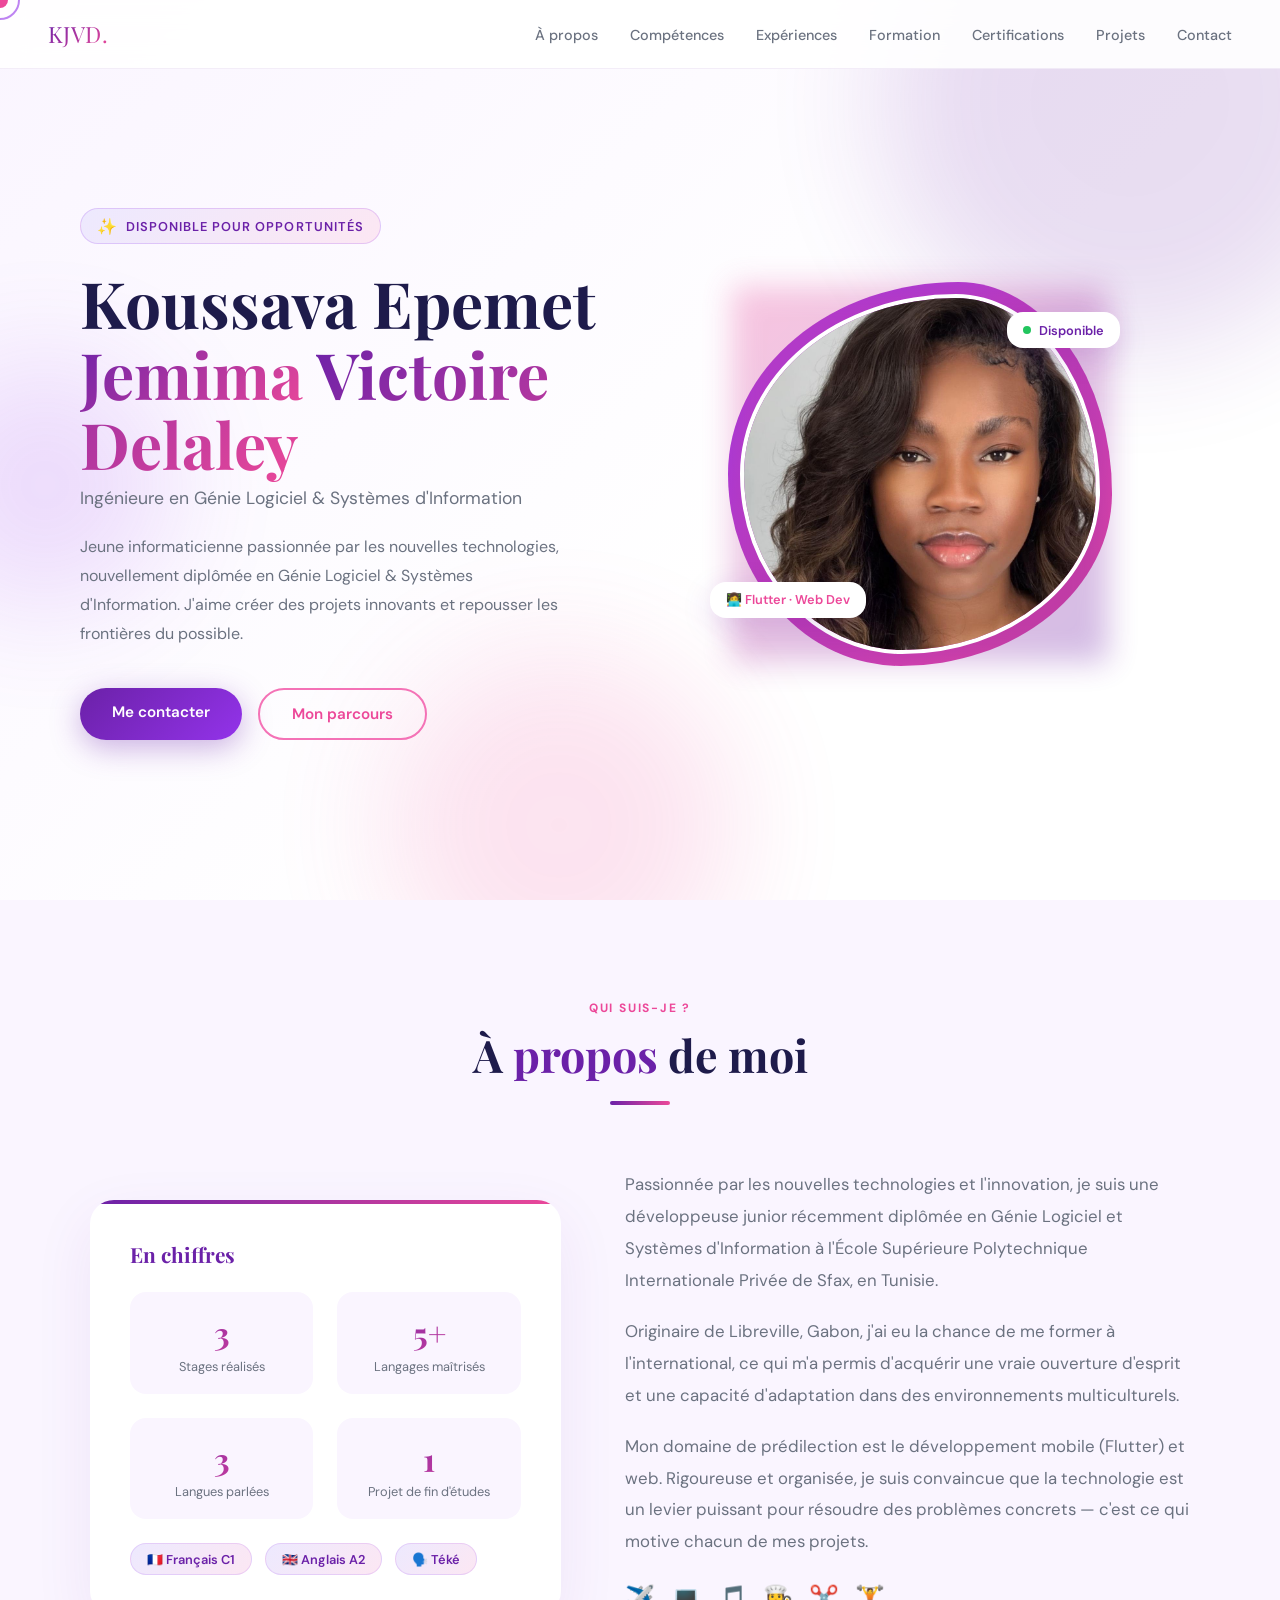
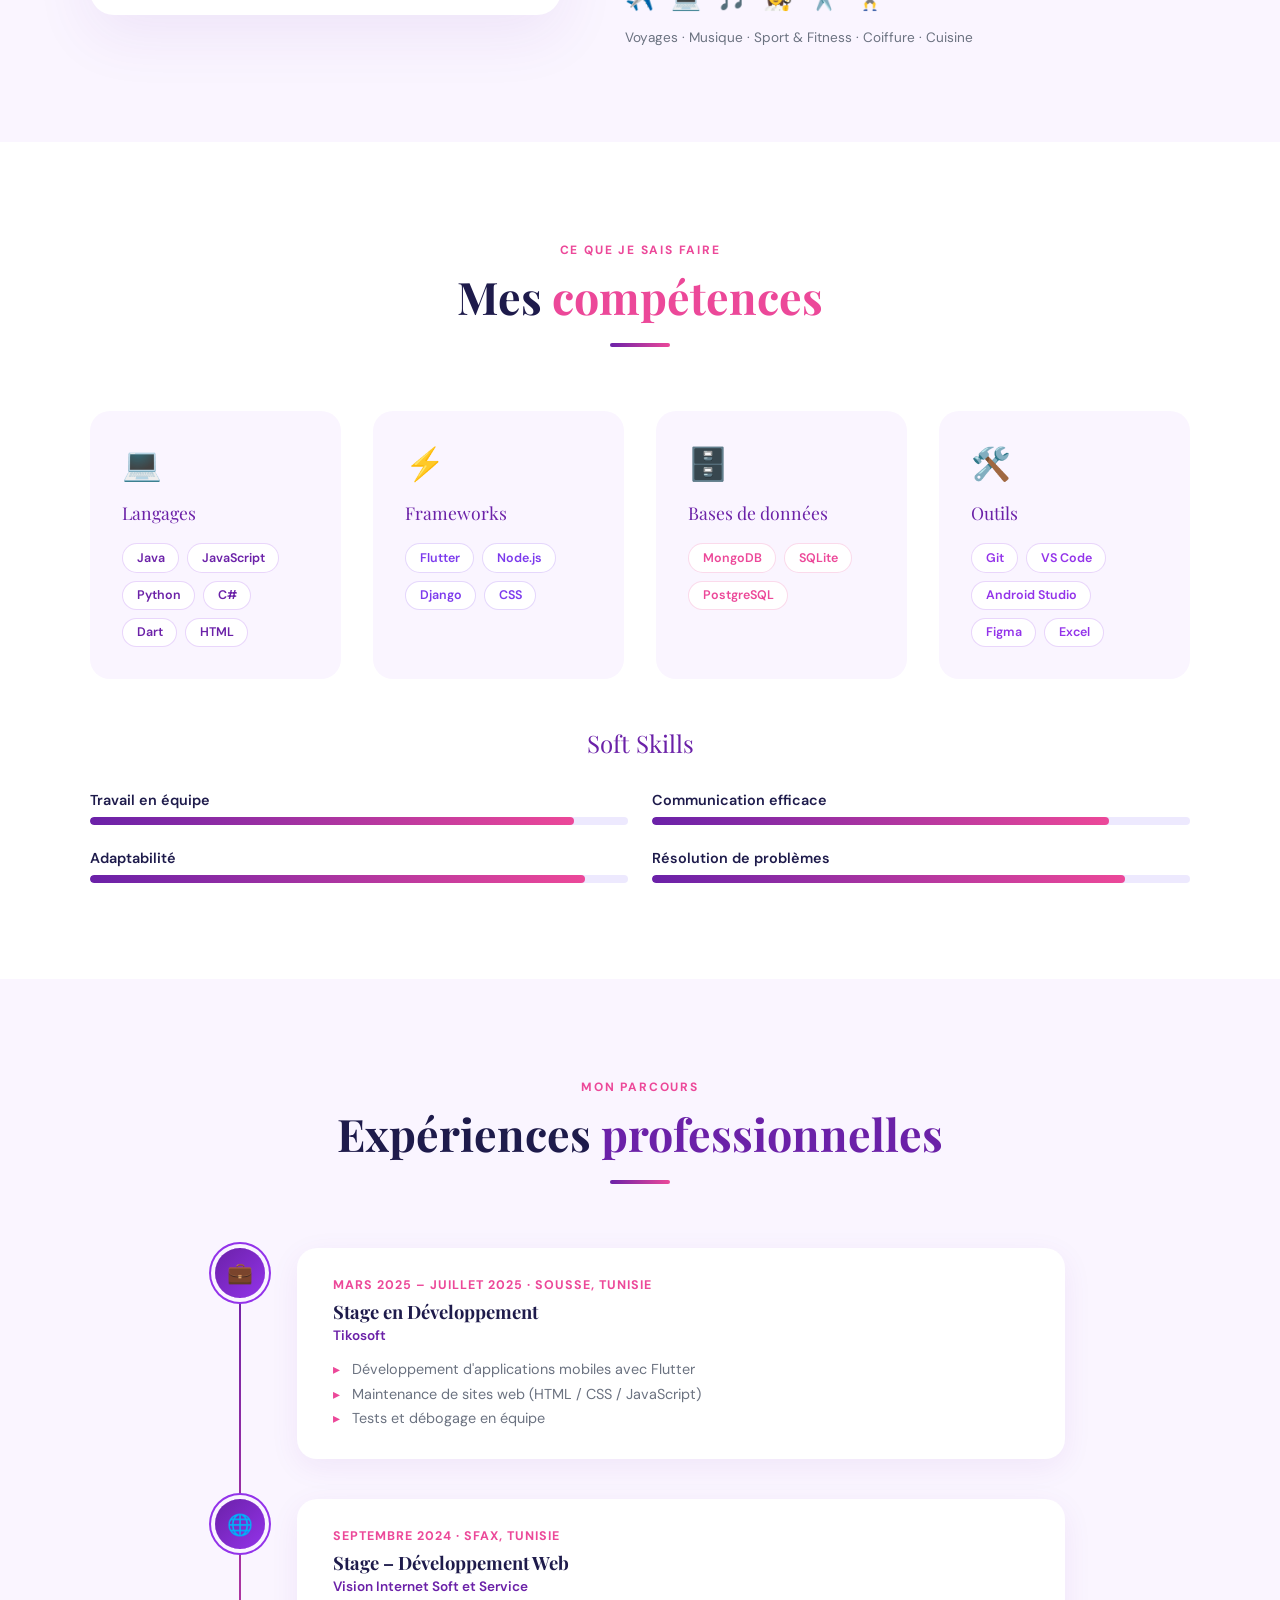
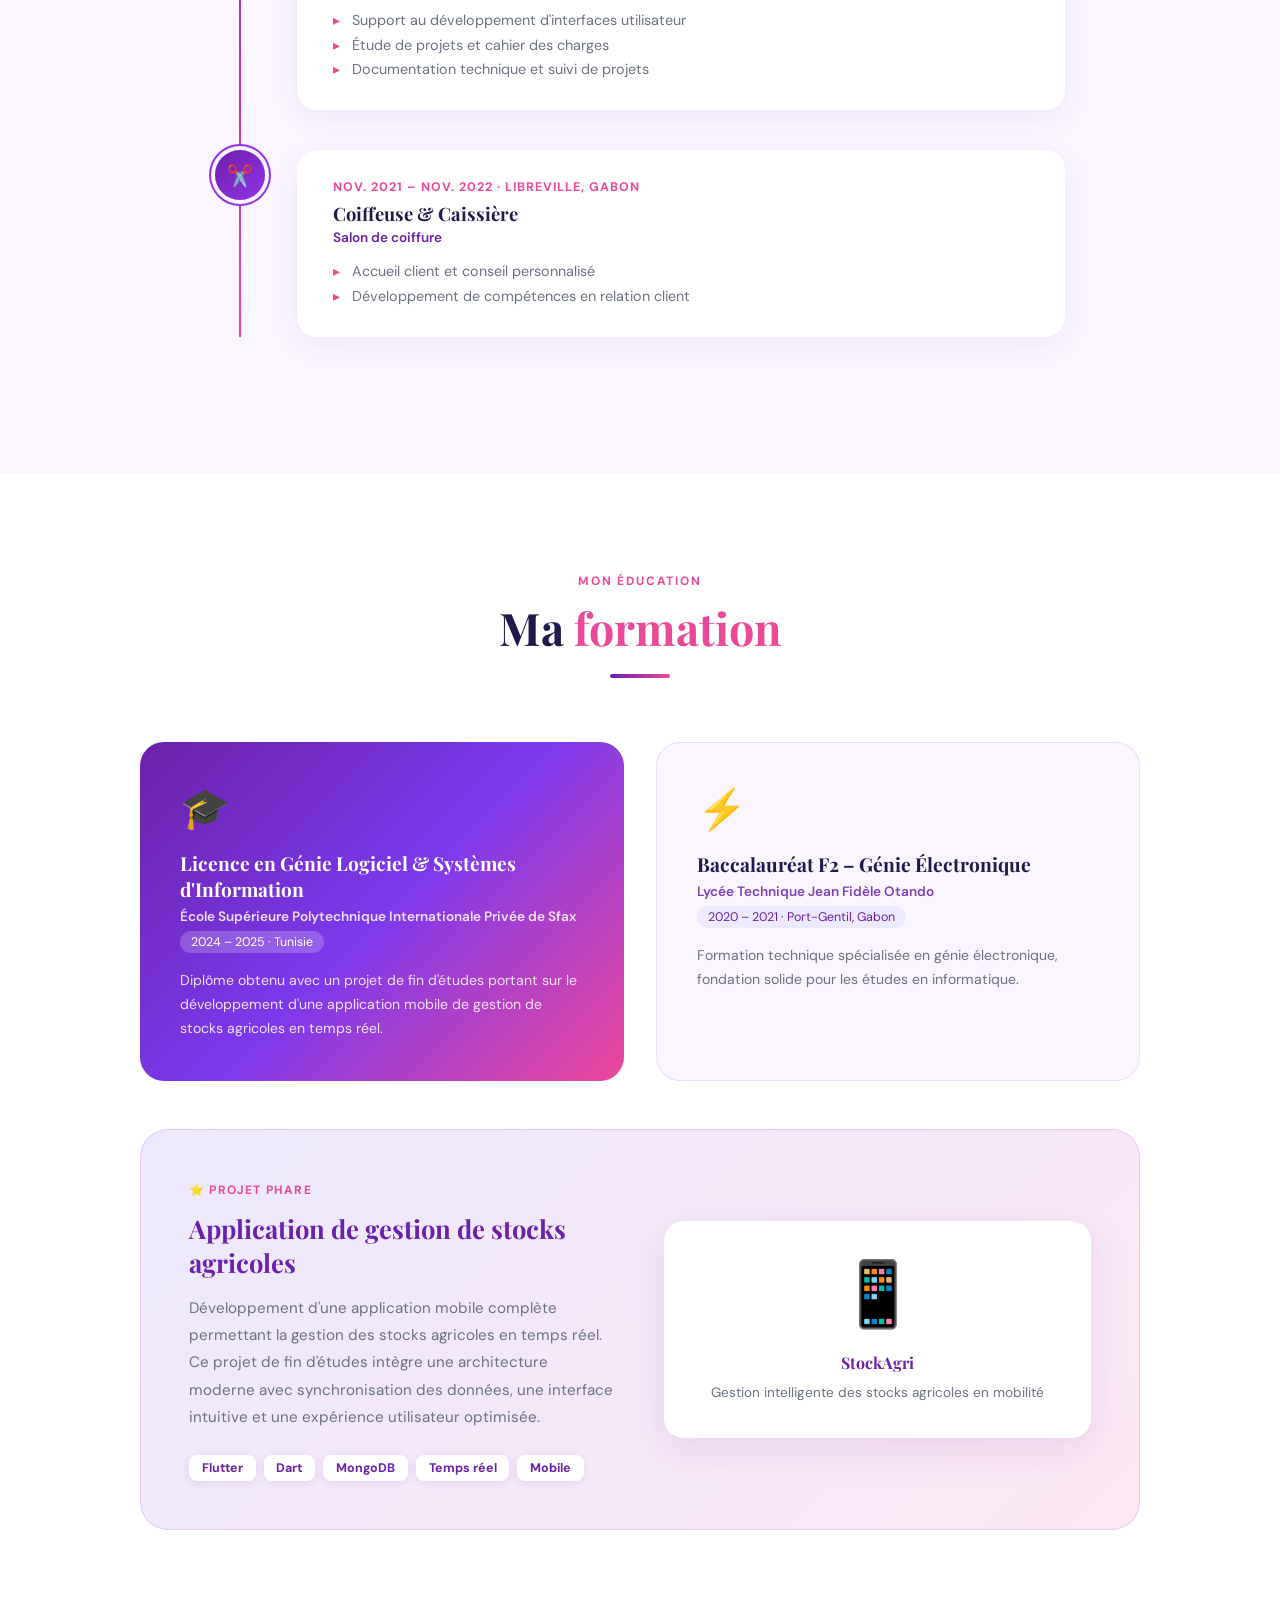
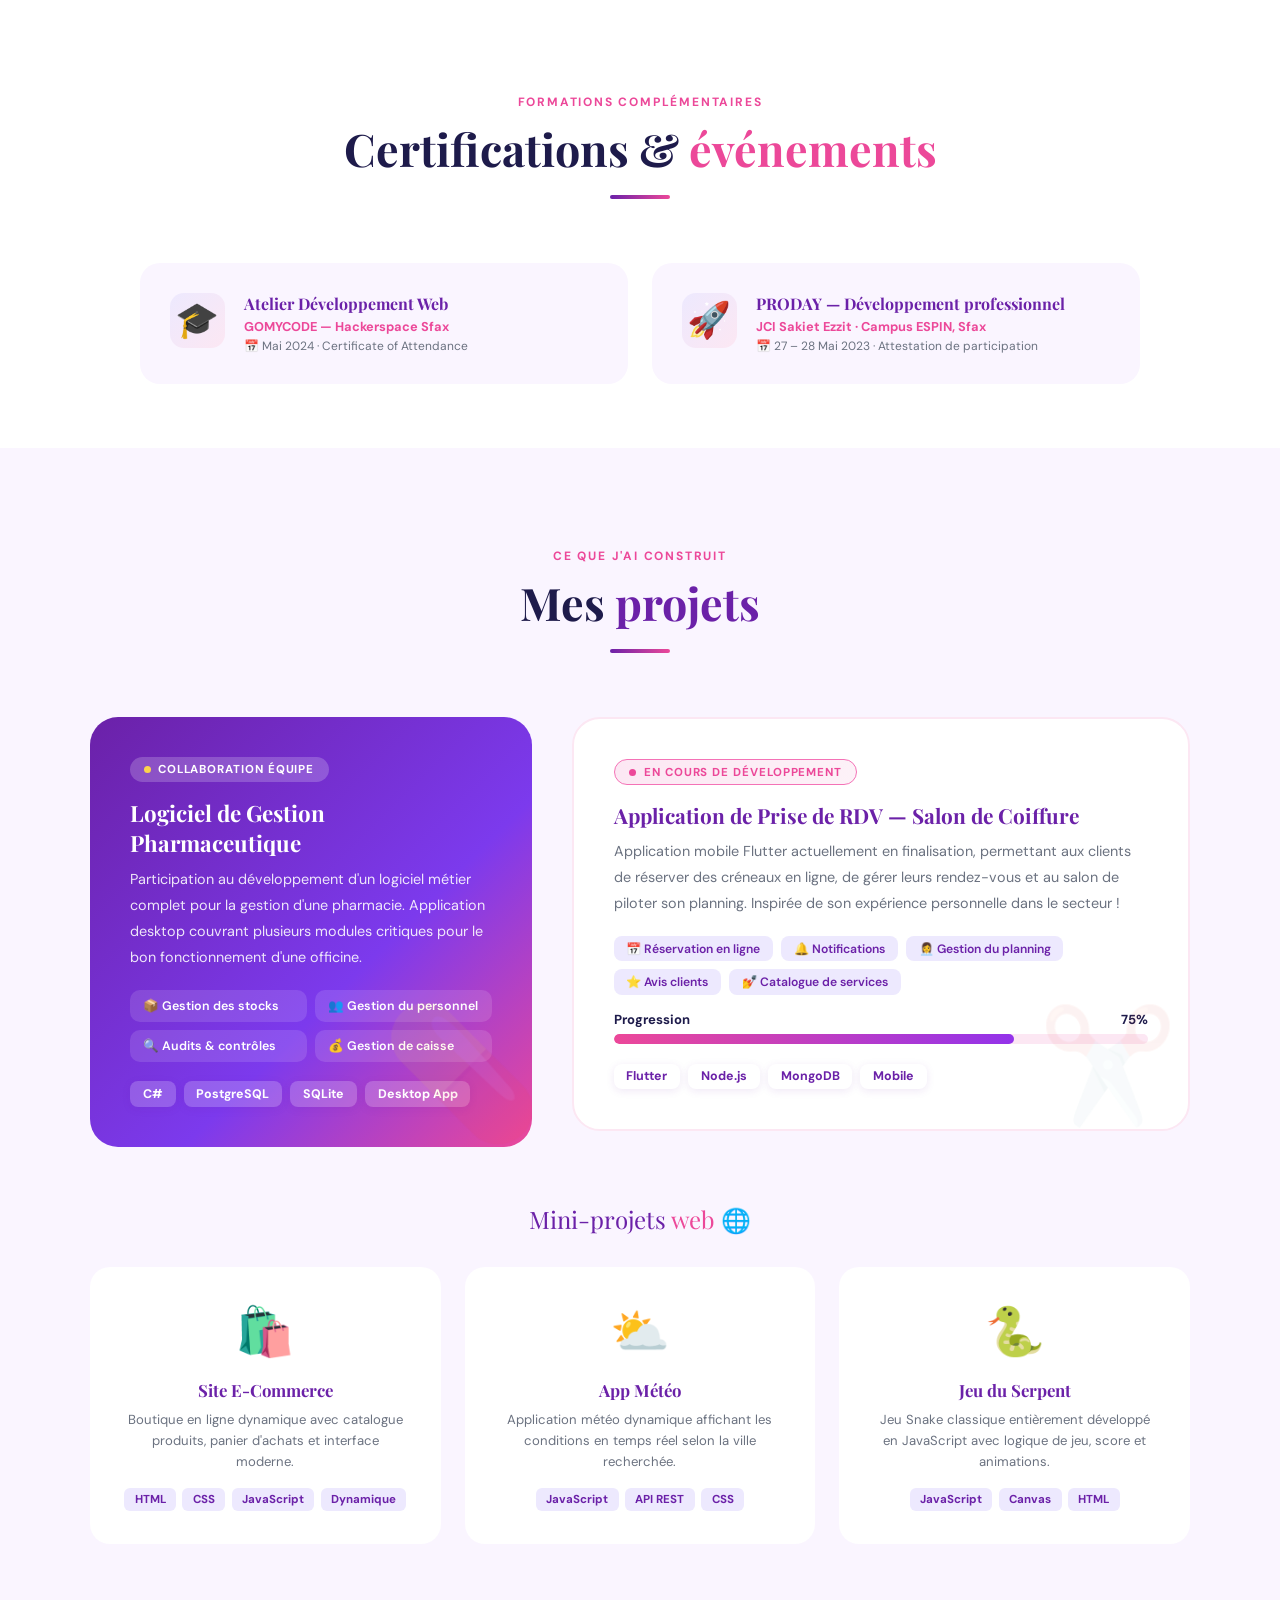
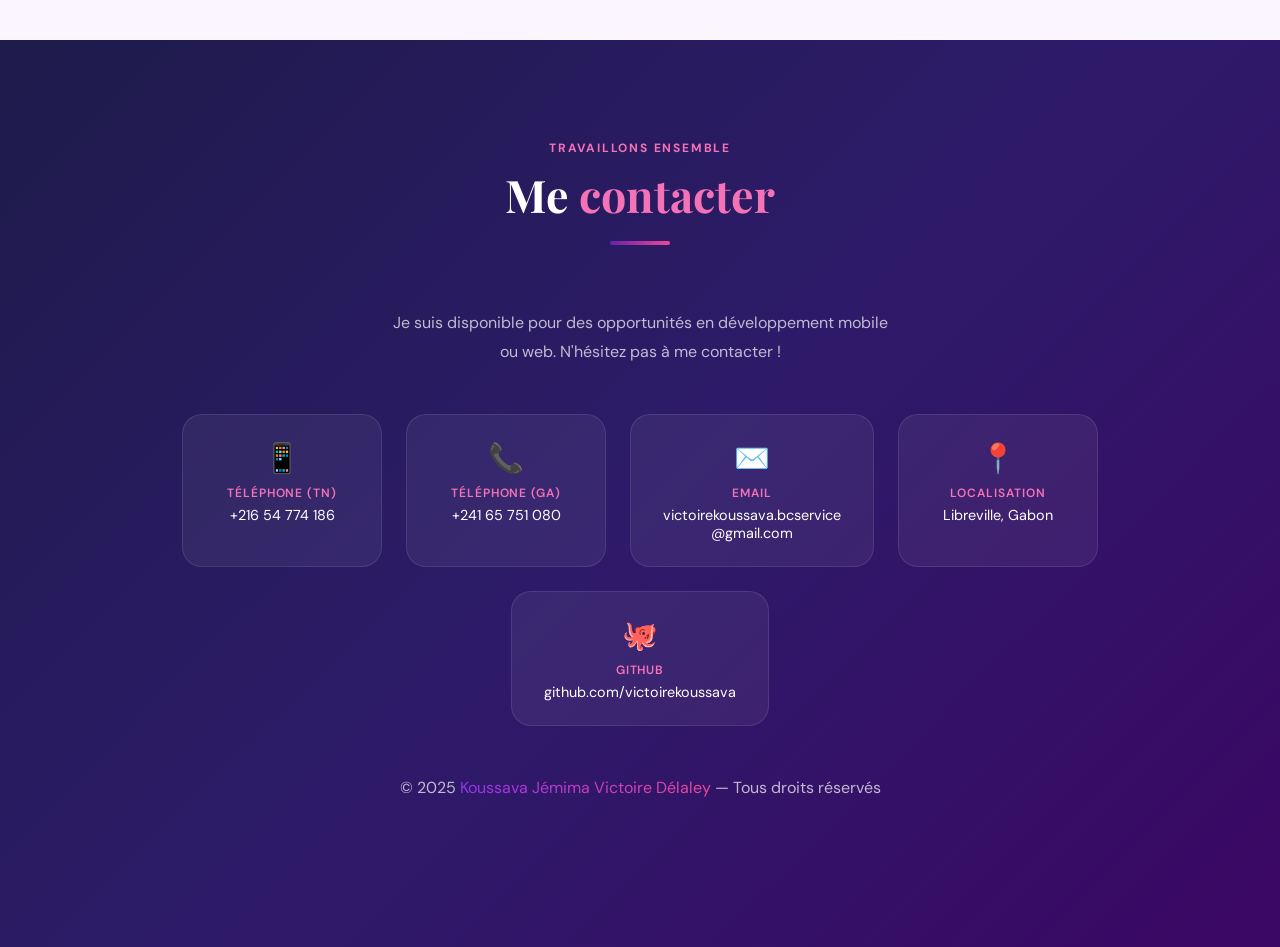
<file: index.html>
<!DOCTYPE html>
<html lang="fr">
<head>
<meta charset="UTF-8">
<meta name="viewport" content="width=device-width, initial-scale=1.0">
<title>Victoire Koussava — Portfolio</title>
<link href="https://fonts.googleapis.com/css2?family=Playfair+Display:ital,wght@0,400;0,700;1,400&family=DM+Sans:wght@300;400;500;600&display=swap" rel="stylesheet">
<link rel="stylesheet" href="css/style.css">
</head>
<body>

<div class="cursor" id="cursor"></div>
<div class="cursor-ring" id="cursorRing"></div>

<!-- NAV -->
<nav>
  <div class="logo">KJVD.</div>
  <ul class="nav-links">
    <li><a href="#apropos">À propos</a></li>
    <li><a href="#competences">Compétences</a></li>
    <li><a href="#experiences">Expériences</a></li>
    <li><a href="#formation">Formation</a></li>
    <li><a href="#certifications">Certifications</a></li>
    <li><a href="#projets">Projets</a></li>
    <li><a href="#contact">Contact</a></li>
  </ul>
</nav>

<!-- HERO -->
<section id="hero">
  <div class="blob blob-1"></div>
  <div class="blob blob-2"></div>
  <div class="blob blob-3"></div>

  <div class="hero-text">
    <div class="hero-tag"><span>✨</span> Disponible pour opportunités</div>
    <h1 class="hero-name">
      Koussava Epemet<br>
      <span class="accent">Jemima</span>
      <span class="accent">Victoire Delaley</span>
    
    </h1>
    <p class="hero-title">Ingénieure en Génie Logiciel &amp; Systèmes d'Information</p>
    <p class="hero-desc">
      Jeune informaticienne passionnée par les nouvelles technologies,
      nouvellement diplômée en Génie Logiciel & Systèmes d'Information.
      J'aime créer des projets innovants et repousser les frontières du possible.
    </p>
    <div class="hero-btns">
      <a href="#contact" class="btn-primary">Me contacter</a>
      <a href="#experiences" class="btn-secondary">Mon parcours</a>
    </div>
  </div>

  <div class="hero-image-wrap">
    <div class="hero-image-ring">
      <img src="assets/my face.jpeg" class="hero-photo" alt="Victoire Koussava">
      <div class="badge-float badge-available">
        <div class="dot"></div> Disponible
      </div>
      <div class="badge-float badge-flutter">
        👩‍💻 Flutter · Web Dev
      </div>
    </div>
  </div>
</section>

<!-- À PROPOS -->
<section id="apropos">
  <div class="section-header reveal">
    <span class="section-eyebrow">Qui suis-je ?</span>
    <h2 class="section-title">À <span class="violet">propos</span> de moi</h2>
    <div class="divider"></div>
  </div>

  <div class="apropos-grid">
    <div class="apropos-card reveal">
      <h3 style="font-family:'Playfair Display',serif; font-size:1.3rem; margin-bottom:1.2rem; color:var(--violet);">En chiffres</h3>
      <div class="stat-grid">
        <div class="stat-item">
          <div class="stat-num">3</div>
          <div class="stat-label">Stages réalisés</div>
        </div>
        <div class="stat-item">
          <div class="stat-num">5+</div>
          <div class="stat-label">Langages maîtrisés</div>
        </div>
        <div class="stat-item">
          <div class="stat-num">3</div>
          <div class="stat-label">Langues parlées</div>
        </div>
        <div class="stat-item">
          <div class="stat-num">1</div>
          <div class="stat-label">Projet de fin d'études</div>
        </div>
      </div>
      <div class="langues-row" style="margin-top:1.5rem;">
        <span class="langue-pill">🇫🇷 Français C1</span>
        <span class="langue-pill">🇬🇧 Anglais A2</span>
        <span class="langue-pill">🗣️ Téké</span>
      </div>
    </div>

    <div class="apropos-text reveal">
      <p>
        Passionnée par les nouvelles technologies et l'innovation, je suis une développeuse junior
        récemment diplômée en Génie Logiciel et Systèmes d'Information à l'École Supérieure
        Polytechnique Internationale Privée de Sfax, en Tunisie.
      </p>
      <p>
        Originaire de Libreville, Gabon, j'ai eu la chance de me former à l'international,
        ce qui m'a permis d'acquérir une vraie ouverture d'esprit et une capacité d'adaptation
        dans des environnements multiculturels.
      </p>
      <p>
        Mon domaine de prédilection est le développement mobile (Flutter) et web. Rigoureuse et organisée, je suis convaincue que la technologie est un levier puissant pour résoudre des problèmes concrets — c'est ce qui motive chacun de mes projets.
      </p>
      <div style="display:flex; gap:1rem; flex-wrap:wrap; margin-top:1.5rem;">
        <span style="font-size:1.5rem;">✈️</span>
        <span style="font-size:1.5rem;">💻</span>
        <span style="font-size:1.5rem;">🎵</span>
        <span style="font-size:1.5rem;">👩‍🍳</span><span style="font-size:1.5rem;">✂️</span><span style="font-size:1.5rem;">🏋️</span>
        <span style="font-size:0.85rem; color:var(--texte-doux); align-self:center;">Voyages · Musique · Sport &amp; Fitness · Coiffure · Cuisine</span>
      </div>
    </div>
  </div>
</section>

<!-- COMPÉTENCES -->
<section id="competences">
  <div class="section-header reveal">
    <span class="section-eyebrow">Ce que je sais faire</span>
    <h2 class="section-title">Mes <span class="rose">compétences</span></h2>
    <div class="divider"></div>
  </div>

  <div class="skills-wrap">
    <div class="skills-categories">
      <div class="skill-cat reveal">
        <div class="skill-cat-icon">💻</div>
        <div class="skill-cat-title">Langages</div>
        <div class="skill-tags">
          <span class="skill-tag">Java</span>
          <span class="skill-tag">JavaScript</span>
          <span class="skill-tag">Python</span>
          <span class="skill-tag">C#</span>
          <span class="skill-tag">Dart</span>
          <span class="skill-tag">HTML</span>
        </div>
      </div>
      <div class="skill-cat reveal">
        <div class="skill-cat-icon">⚡</div>
        <div class="skill-cat-title">Frameworks</div>
        <div class="skill-tags">
          <span class="skill-tag">Flutter</span>
          <span class="skill-tag">Node.js</span>
          <span class="skill-tag">Django</span>
          <span class="skill-tag">CSS</span>
        </div>
      </div>
      <div class="skill-cat reveal">
        <div class="skill-cat-icon">🗄️</div>
        <div class="skill-cat-title">Bases de données</div>
        <div class="skill-tags">
          <span class="skill-tag">MongoDB</span>
          <span class="skill-tag">SQLite</span>
          <span class="skill-tag">PostgreSQL</span>
        </div>
      </div>
      <div class="skill-cat reveal">
        <div class="skill-cat-icon">🛠️</div>
        <div class="skill-cat-title">Outils</div>
        <div class="skill-tags">
          <span class="skill-tag">Git</span>
          <span class="skill-tag">VS Code</span>
          <span class="skill-tag">Android Studio</span>
          <span class="skill-tag">Figma</span>
          <span class="skill-tag">Excel</span>
        </div>
      </div>
    </div>

    <div class="soft-skills reveal">
      <div class="soft-title">Soft Skills</div>
      <div class="soft-grid">
        <div class="soft-item">
          <label>Travail en équipe</label>
          <div class="bar-track"><div class="bar-fill" data-width="90"></div></div>
        </div>
        <div class="soft-item">
          <label>Communication efficace</label>
          <div class="bar-track"><div class="bar-fill" data-width="85"></div></div>
        </div>
        <div class="soft-item">
          <label>Adaptabilité</label>
          <div class="bar-track"><div class="bar-fill" data-width="92"></div></div>
        </div>
        <div class="soft-item">
          <label>Résolution de problèmes</label>
          <div class="bar-track"><div class="bar-fill" data-width="88"></div></div>
        </div>
      </div>
    </div>
  </div>
</section>

<!-- EXPÉRIENCES -->
<section id="experiences">
  <div class="section-header reveal">
    <span class="section-eyebrow">Mon parcours</span>
    <h2 class="section-title">Expériences <span class="violet">professionnelles</span></h2>
    <div class="divider"></div>
  </div>

  <div class="timeline">
    <div class="timeline-item">
      <div class="timeline-dot">💼</div>
      <div class="timeline-card">
        <div class="timeline-date">Mars 2025 – Juillet 2025 · Sousse, Tunisie</div>
        <h3>Stage en Développement</h3>
        <div class="timeline-company">Tikosoft</div>
        <ul>
          <li>Développement d'applications mobiles avec Flutter</li>
          <li>Maintenance de sites web (HTML / CSS / JavaScript)</li>
          <li>Tests et débogage en équipe</li>
        </ul>
      </div>
    </div>

    <div class="timeline-item">
      <div class="timeline-dot">🌐</div>
      <div class="timeline-card">
        <div class="timeline-date">Septembre 2024 · Sfax, Tunisie</div>
        <h3>Stage – Développement Web</h3>
        <div class="timeline-company">Vision Internet Soft et Service</div>
        <ul>
          <li>Support au développement d'interfaces utilisateur</li>
          <li>Étude de projets et cahier des charges</li>
          <li>Documentation technique et suivi de projets</li>
        </ul>
      </div>
    </div>

    <div class="timeline-item">
      <div class="timeline-dot">✂️</div>
      <div class="timeline-card">
        <div class="timeline-date">Nov. 2021 – Nov. 2022 · Libreville, Gabon</div>
        <h3>Coiffeuse & Caissière</h3>
        <div class="timeline-company">Salon de coiffure</div>
        <ul>
          <li>Accueil client et conseil personnalisé</li>
          <li>Développement de compétences en relation client</li>
        </ul>
      </div>
    </div>
  </div>
</section>

<!-- FORMATION -->
<section id="formation">
  <div class="section-header reveal">
    <span class="section-eyebrow">Mon éducation</span>
    <h2 class="section-title">Ma <span class="rose">formation</span></h2>
    <div class="divider"></div>
  </div>

  <div class="formation-grid">
    <div class="formation-card main reveal">
      <div class="formation-icon">🎓</div>
      <h3>Licence en Génie Logiciel & Systèmes d'Information</h3>
      <p class="formation-school">École Supérieure Polytechnique Internationale Privée de Sfax</p>
      <span class="formation-year">2024 – 2025 · Tunisie</span>
      <p class="formation-desc">
        Diplôme obtenu avec un projet de fin d'études portant sur le développement
        d'une application mobile de gestion de stocks agricoles en temps réel.
      </p>
    </div>

    <div class="formation-card secondary reveal">
      <div class="formation-icon">⚡</div>
      <h3>Baccalauréat F2 – Génie Électronique</h3>
      <p class="formation-school" style="color:var(--violet);">Lycée Technique Jean Fidèle Otando</p>
      <span class="formation-year">2020 – 2021 · Port-Gentil, Gabon</span>
      <p class="formation-desc">
        Formation technique spécialisée en génie électronique,
        fondation solide pour les études en informatique.
      </p>
    </div>
  </div>

  <div class="project-highlight reveal">
    <div>
      <span class="project-label">⭐ Projet phare</span>
      <h3>Application de gestion de stocks agricoles</h3>
      <p>
        Développement d'une application mobile complète permettant la gestion des stocks agricoles
        en temps réel. Ce projet de fin d'études intègre une architecture moderne avec
        synchronisation des données, une interface intuitive et une expérience utilisateur optimisée.
      </p>
      <div class="tech-stack">
        <span class="tech-badge">Flutter</span>
        <span class="tech-badge">Dart</span>
        <span class="tech-badge">MongoDB</span>
        <span class="tech-badge">Temps réel</span>
        <span class="tech-badge">Mobile</span>
      </div>
    </div>
    <div class="project-visual">
      <div class="app-icon">📱</div>
      <h4>StockAgri</h4>
      <p style="font-size:0.85rem; color:var(--texte-doux);">Gestion intelligente des stocks agricoles en mobilité</p>
    </div>
  </div>
</section>


<!-- CERTIFICATIONS -->
<section id="certifications">
  <div class="section-header reveal">
    <span class="section-eyebrow">Formations complémentaires</span>
    <h2 class="section-title">Certifications &amp; <span class="rose">événements</span></h2>
    <div class="divider"></div>
  </div>
  <div class="cert-grid">
    <div class="cert-card reveal">
      <div class="cert-icon">🎓</div>
      <div class="cert-info">
        <h4>Atelier Développement Web</h4>
        <div class="cert-org">GOMYCODE — Hackerspace Sfax</div>
        <div class="cert-date">📅 Mai 2024 · Certificate of Attendance</div>
      </div>
    </div>
    <div class="cert-card reveal">
      <div class="cert-icon">🚀</div>
      <div class="cert-info">
        <h4>PRODAY — Développement professionnel</h4>
        <div class="cert-org">JCI Sakiet Ezzit · Campus ESPIN, Sfax</div>
        <div class="cert-date">📅 27 – 28 Mai 2023 · Attestation de participation</div>
      </div>
    </div>
  </div>
</section>

<!-- PROJETS -->
<section id="projets">
  <div class="section-header reveal">
    <span class="section-eyebrow">Ce que j'ai construit</span>
    <h2 class="section-title">Mes <span class="violet">projets</span></h2>
    <div class="divider"></div>
  </div>

  <div class="projets-intro">
    <!-- Logiciel pharmaceutique -->
    <div class="projet-phare reveal">
      <div class="badge-wip"><div class="dot-w"></div> Collaboration équipe</div>
      <h3>Logiciel de Gestion Pharmaceutique</h3>
      <p>
        Participation au développement d'un logiciel métier complet pour la gestion
        d'une pharmacie. Application desktop couvrant plusieurs modules critiques
        pour le bon fonctionnement d'une officine.
      </p>
      <div class="pharma-modules">
        <div class="pharma-mod">📦 Gestion des stocks</div>
        <div class="pharma-mod">👥 Gestion du personnel</div>
        <div class="pharma-mod">🔍 Audits & contrôles</div>
        <div class="pharma-mod">💰 Gestion de caisse</div>
      </div>
      <div class="tech-stack" style="margin-top:1.2rem;">
        <span class="tech-badge" style="background:rgba(255,255,255,0.2);color:white;">C#</span>
        <span class="tech-badge" style="background:rgba(255,255,255,0.2);color:white;">PostgreSQL</span>
        <span class="tech-badge" style="background:rgba(255,255,255,0.2);color:white;">SQLite</span>
        <span class="tech-badge" style="background:rgba(255,255,255,0.2);color:white;">Desktop App</span>
      </div>
    </div>

    <!-- Appli coiffure -->
    <div class="projet-wip reveal">
      <div class="badge-en-cours"><div class="dot-r"></div> En cours de développement</div>
      <h3>Application de Prise de RDV — Salon de Coiffure</h3>
      <p>
        Application mobile Flutter actuellement en finalisation, permettant aux clients
        de réserver des créneaux en ligne, de gérer leurs rendez-vous et au salon de
        piloter son planning. Inspirée de son expérience personnelle dans le secteur !
      </p>
      <div class="wip-features">
        <span class="wip-feat">📅 Réservation en ligne</span>
        <span class="wip-feat">🔔 Notifications</span>
        <span class="wip-feat">👩‍💼 Gestion du planning</span>
        <span class="wip-feat">⭐ Avis clients</span>
        <span class="wip-feat">💅 Catalogue de services</span>
      </div>
      <div class="wip-progress">
        <label><span>Progression</span><span>75%</span></label>
        <div class="progress-track">
          <div class="progress-fill" data-width="75"></div>
        </div>
      </div>
      <div class="tech-stack" style="margin-top:1.2rem;">
        <span class="tech-badge">Flutter</span>
        <span class="tech-badge">Node.js</span>
        <span class="tech-badge">MongoDB</span>
        <span class="tech-badge">Mobile</span>
      </div>
    </div>
  </div>

  <!-- Mini projets -->
  <div class="mini-projets-title reveal">Mini-projets <span>web</span> 🌐</div>

  <div class="mini-grid">
    <div class="mini-card reveal">
      <span class="mini-card-icon">🛍️</span>
      <h4>Site E-Commerce</h4>
      <p>Boutique en ligne dynamique avec catalogue produits, panier d'achats et interface moderne.</p>
      <div class="mini-card-tags">
        <span class="mini-tag">HTML</span>
        <span class="mini-tag">CSS</span>
        <span class="mini-tag">JavaScript</span>
        <span class="mini-tag">Dynamique</span>
      </div>
    </div>

    <div class="mini-card reveal">
      <span class="mini-card-icon">⛅</span>
      <h4>App Météo</h4>
      <p>Application météo dynamique affichant les conditions en temps réel selon la ville recherchée.</p>
      <div class="mini-card-tags">
        <span class="mini-tag">JavaScript</span>
        <span class="mini-tag">API REST</span>
        <span class="mini-tag">CSS</span>
      </div>
    </div>

    <div class="mini-card reveal">
      <span class="mini-card-icon">🐍</span>
      <h4>Jeu du Serpent</h4>
      <p>Jeu Snake classique entièrement développé en JavaScript avec logique de jeu, score et animations.</p>
      <div class="mini-card-tags">
        <span class="mini-tag">JavaScript</span>
        <span class="mini-tag">Canvas</span>
        <span class="mini-tag">HTML</span>
      </div>
    </div>
  </div>
</section>

<!-- CONTACT -->
<section id="contact">
  <div class="section-header reveal">
    <span class="section-eyebrow">Travaillons ensemble</span>
    <h2 class="section-title">Me <span style="color:var(--rose-light)">contacter</span></h2>
    <div class="divider"></div>
  </div>
  <p>Je suis disponible pour des opportunités en développement mobile ou web. N'hésitez pas à me contacter !</p>

  <div class="contact-cards">
    <a href="tel:+21654774186" class="contact-card">
      <div class="contact-card-icon">📱</div>
      <div class="contact-card-label">Téléphone (TN)</div>
      <div class="contact-card-value">+216 54 774 186</div>
    </a>
    <a href="tel:+24165751080" class="contact-card">
      <div class="contact-card-icon">📞</div>
      <div class="contact-card-label">Téléphone (GA)</div>
      <div class="contact-card-value">+241 65 751 080</div>
    </a>
    <a href="mailto:victoirekoussava.bcservice@gmail.com" class="contact-card">
      <div class="contact-card-icon">✉️</div>
      <div class="contact-card-label">Email</div>
      <div class="contact-card-value">victoirekoussava.bcservice<br>@gmail.com</div>
    </a>
    <div class="contact-card">
      <div class="contact-card-icon">📍</div>
      <div class="contact-card-label">Localisation</div>
      <div class="contact-card-value">Libreville, Gabon</div>
    </div>
    <a href="https://github.com/victoirekoussava" target="_blank" class="contact-card">
      <div class="contact-card-icon">🐙</div>
      <div class="contact-card-label">GitHub</div>
      <div class="contact-card-value">github.com/victoirekoussava</div>
    </a>
  </div>

  <p class="copyright">© 2025 <span>Koussava Jémima Victoire Délaley</span> — Tous droits réservés</p>
</section>

<button id="scrollTop" onclick="window.scrollTo({top:0,behavior:'smooth'})">↑</button>

<script src="assets/my face.jpeg"></script>
<script>
  document.querySelector('.hero-photo').src = PHOTO_DATA;
</script>
<script src="js/main.js"></script>
</body>
</html>
</file>
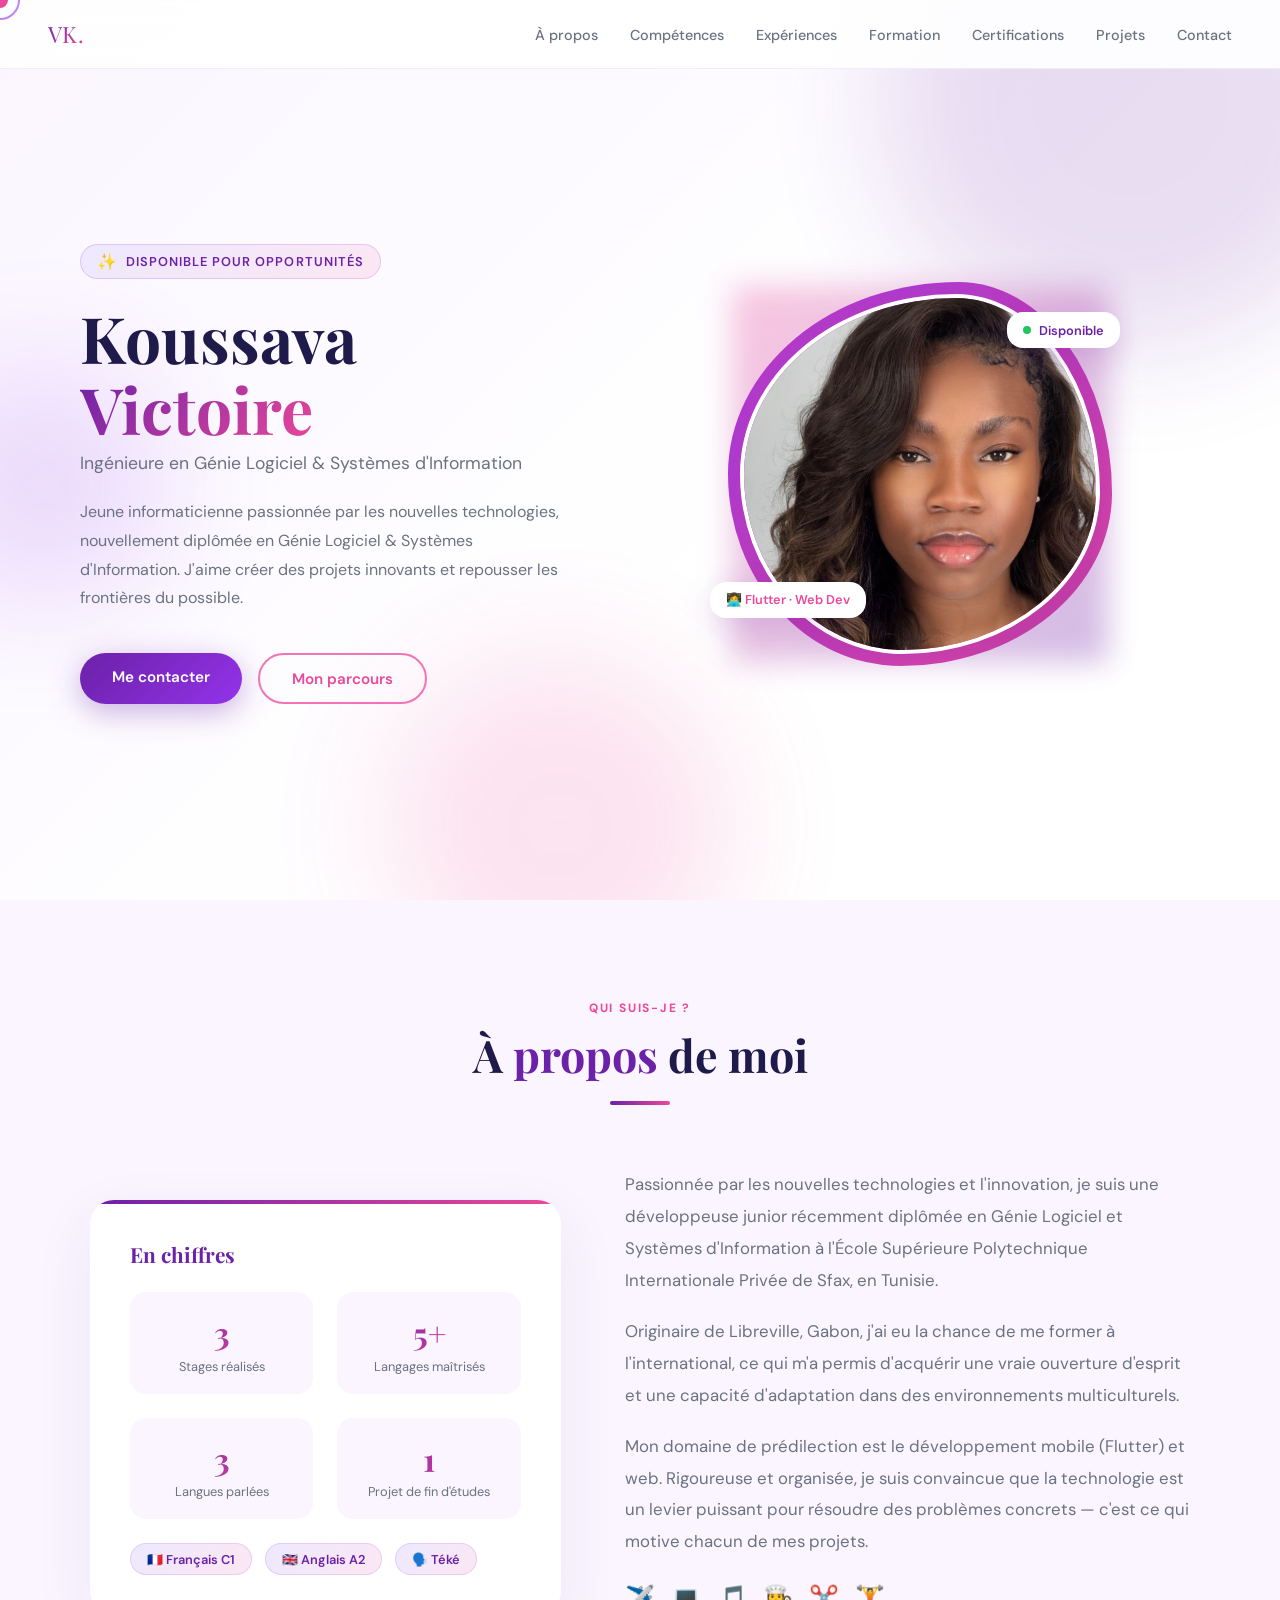
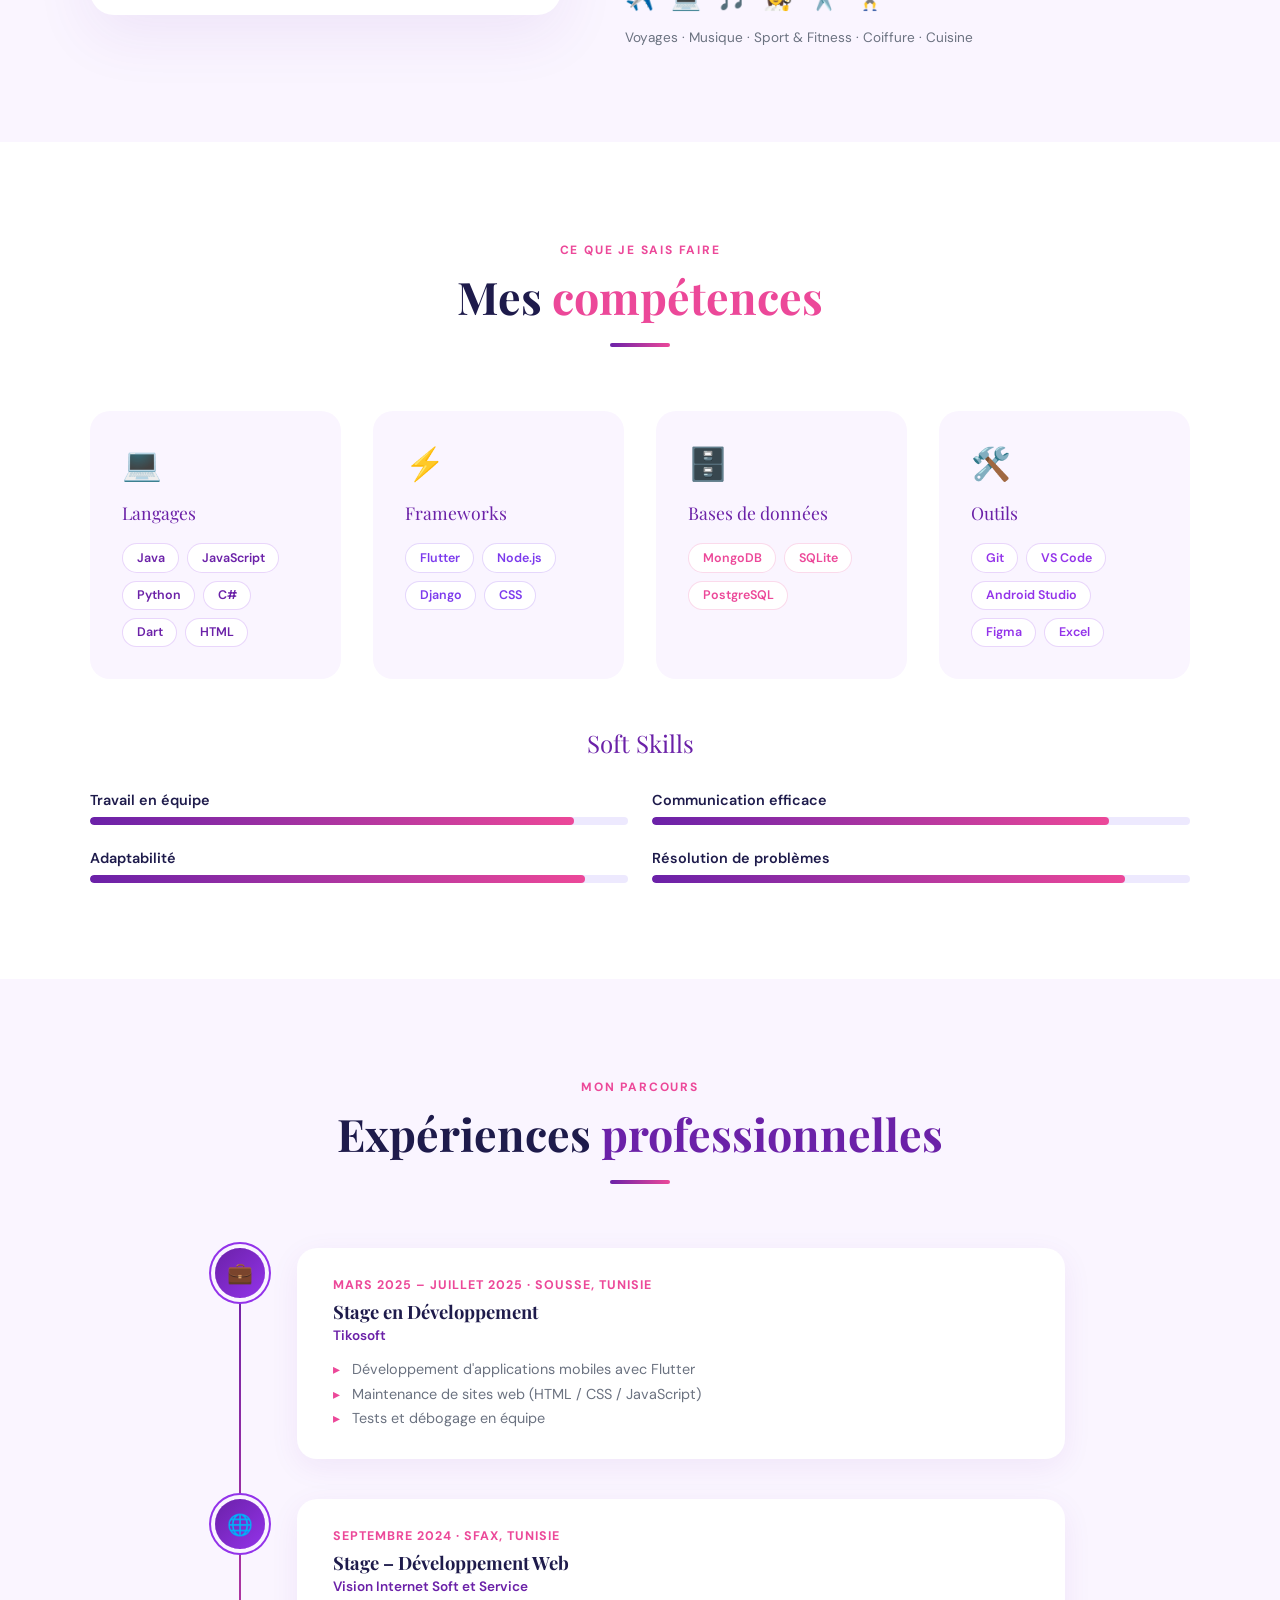
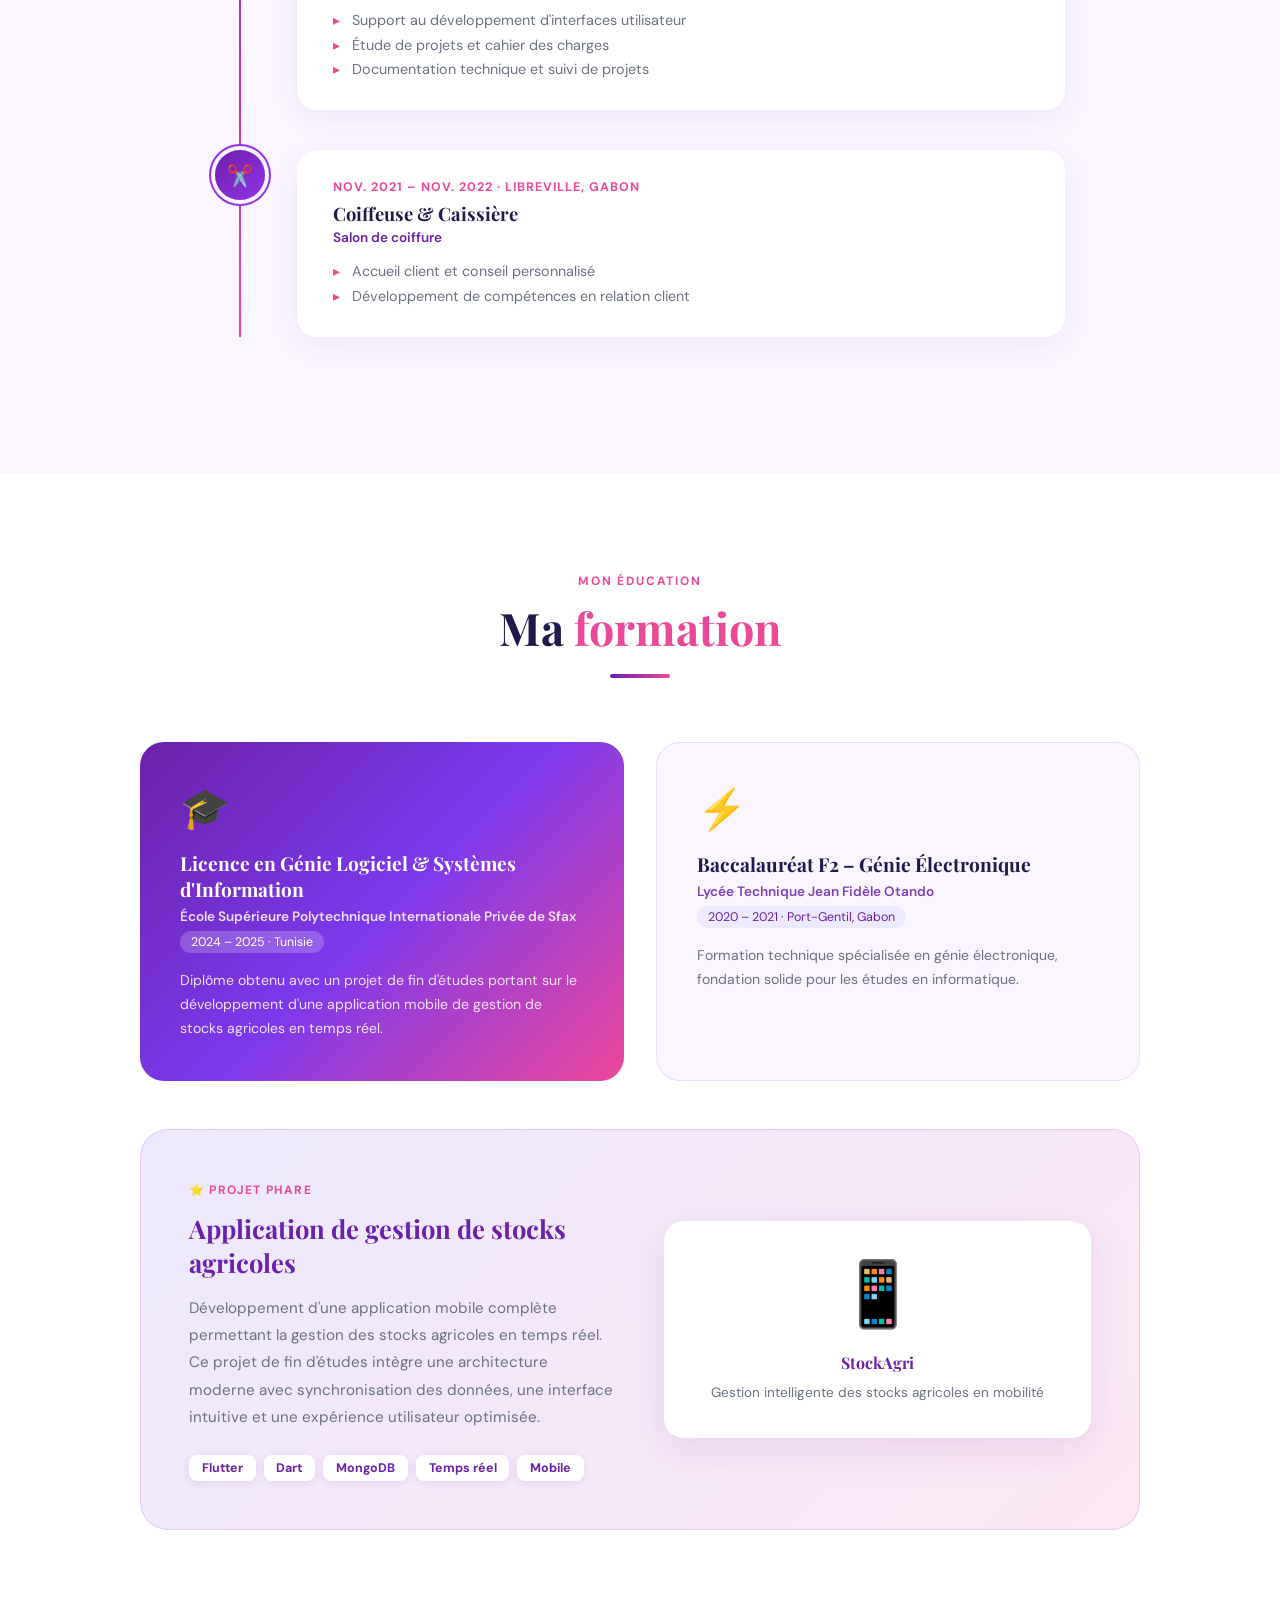
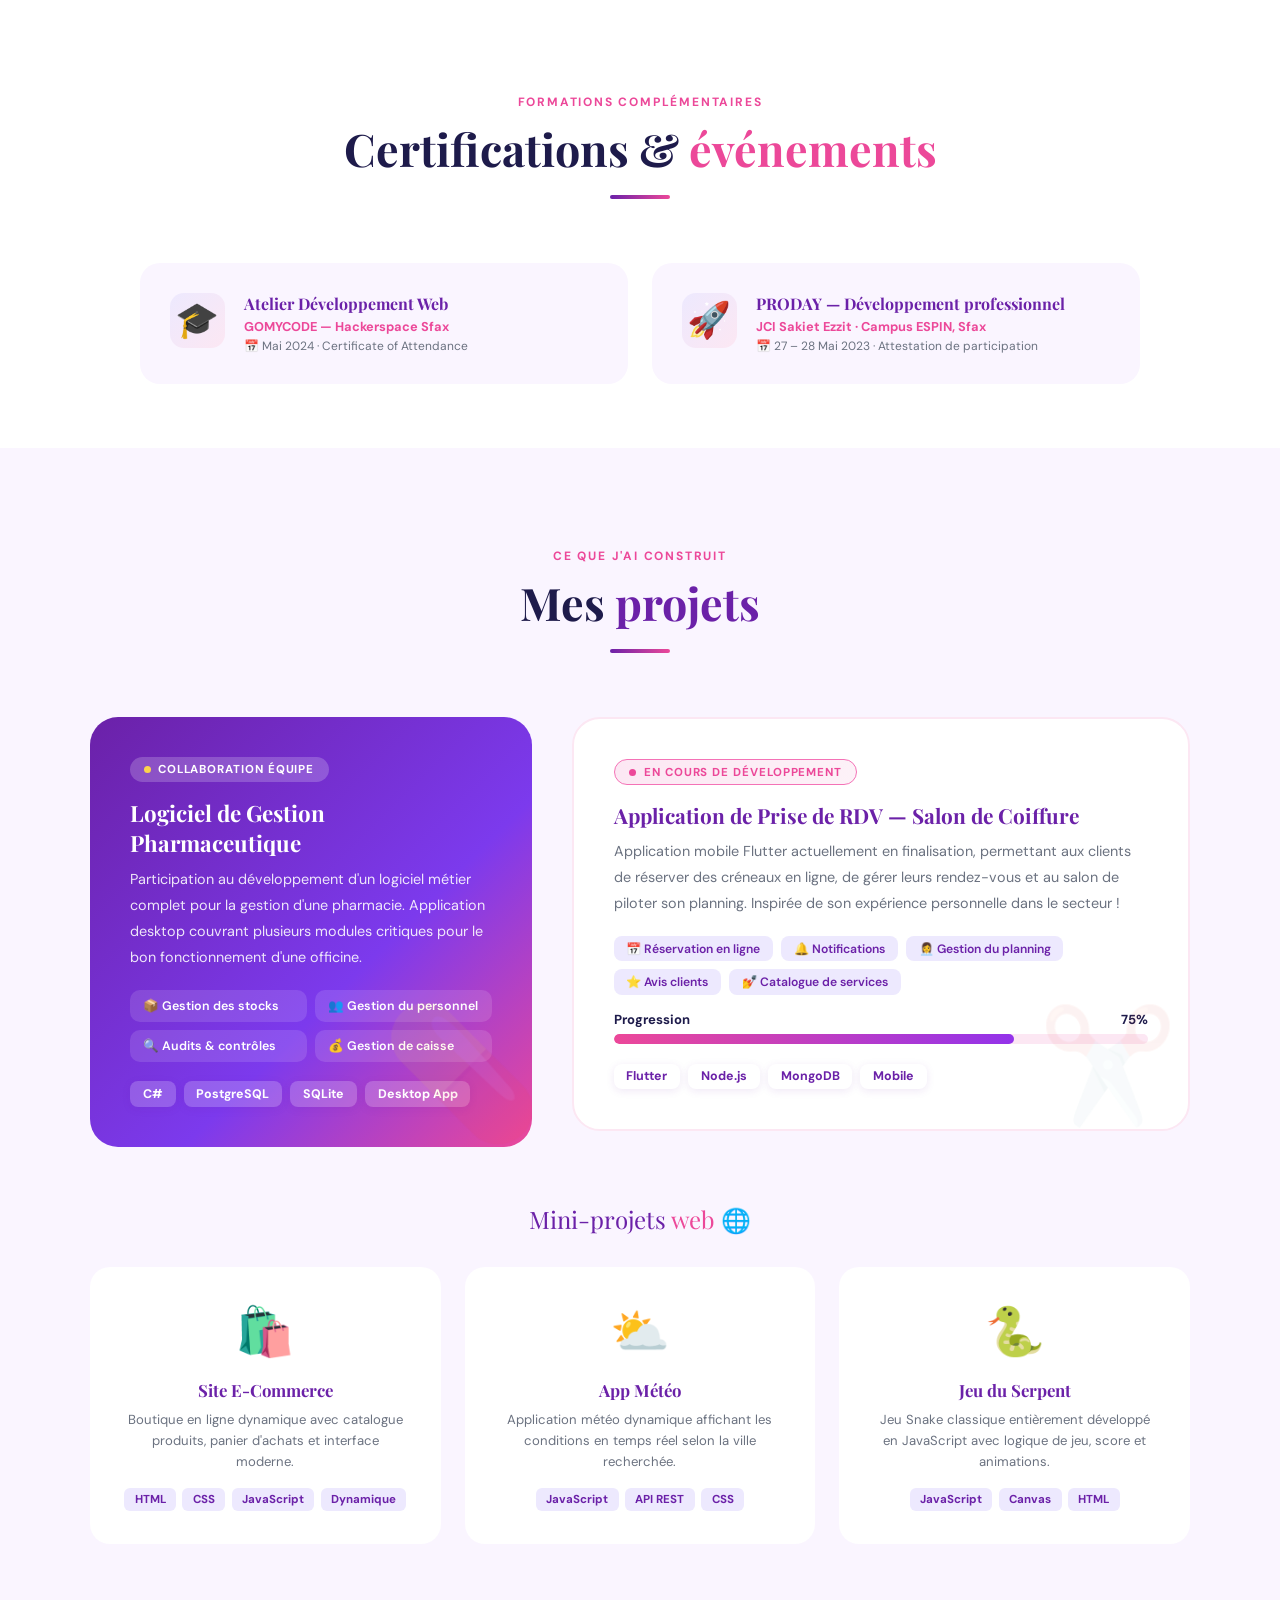
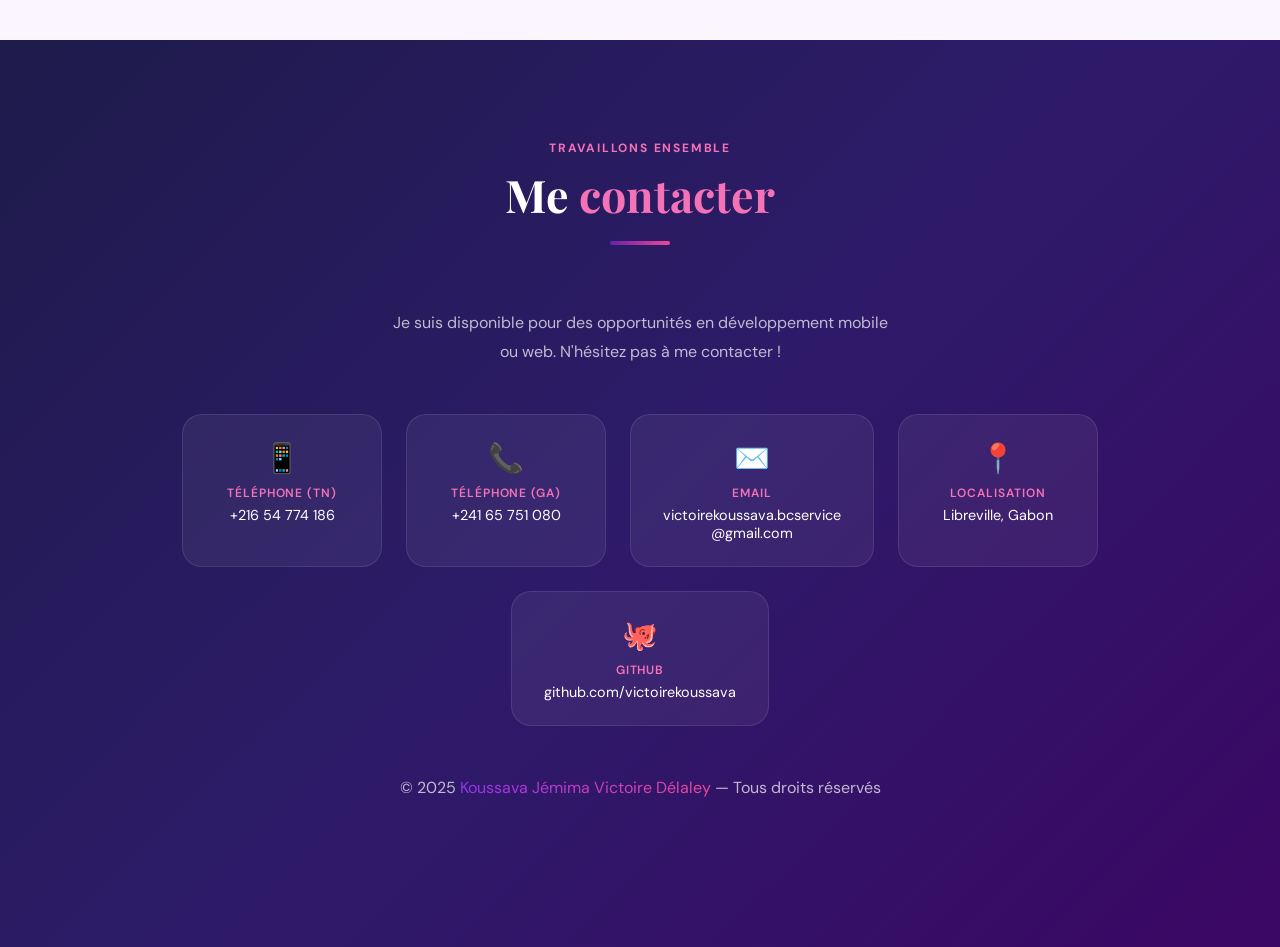
<file: portfolio_victoire.html>
<!DOCTYPE html>
<html lang="fr">
<head>
<meta charset="UTF-8">
<meta name="viewport" content="width=device-width, initial-scale=1.0">
<title>Victoire Koussava — Portfolio</title>
<link href="https://fonts.googleapis.com/css2?family=Playfair+Display:ital,wght@0,400;0,700;1,400&family=DM+Sans:wght@300;400;500;600&display=swap" rel="stylesheet">
<style>
  :root {
    --violet: #6B21A8;
    --violet-light: #9333EA;
    --violet-pale: #EDE9FE;
    --rose: #EC4899;
    --rose-light: #F472B6;
    --rose-pale: #FCE7F3;
    --blanc: #FFFFFF;
    --gris-clair: #FAF5FF;
    --texte: #1E1B4B;
    --texte-doux: #6B7280;
  }

  * { margin: 0; padding: 0; box-sizing: border-box; }

  html { scroll-behavior: smooth; }

  body {
    font-family: 'DM Sans', sans-serif;
    background: var(--blanc);
    color: var(--texte);
    overflow-x: hidden;
  }

  /* ========= CURSOR ========= */
  .cursor {
    width: 16px; height: 16px;
    background: var(--rose);
    border-radius: 50%;
    position: fixed; top: 0; left: 0;
    pointer-events: none; z-index: 9999;
    transform: translate(-50%, -50%);
    transition: transform 0.1s ease, background 0.3s ease, width 0.3s ease, height 0.3s ease;
    mix-blend-mode: multiply;
  }
  .cursor-ring {
    width: 40px; height: 40px;
    border: 2px solid var(--violet-light);
    border-radius: 50%;
    position: fixed; top: 0; left: 0;
    pointer-events: none; z-index: 9998;
    transform: translate(-50%, -50%);
    transition: transform 0.15s ease, border-color 0.3s ease;
    opacity: 0.6;
  }

  /* ========= NAV ========= */
  nav {
    position: fixed; top: 0; left: 0; right: 0; z-index: 100;
    display: flex; justify-content: space-between; align-items: center;
    padding: 1.2rem 3rem;
    background: rgba(255,255,255,0.9);
    backdrop-filter: blur(12px);
    border-bottom: 1px solid rgba(107,33,168,0.08);
    animation: slideDown 0.8s ease forwards;
  }
  @keyframes slideDown {
    from { transform: translateY(-100%); opacity: 0; }
    to { transform: translateY(0); opacity: 1; }
  }
  .logo {
    font-family: 'Playfair Display', serif;
    font-size: 1.4rem;
    background: linear-gradient(135deg, var(--violet), var(--rose));
    -webkit-background-clip: text;
    -webkit-text-fill-color: transparent;
    letter-spacing: 0.02em;
  }
  .nav-links { display: flex; gap: 2rem; list-style: none; }
  .nav-links a {
    text-decoration: none;
    color: var(--texte-doux);
    font-size: 0.9rem; font-weight: 500;
    position: relative;
    transition: color 0.3s;
  }
  .nav-links a::after {
    content: '';
    position: absolute; bottom: -4px; left: 0; right: 0;
    height: 2px;
    background: linear-gradient(90deg, var(--violet), var(--rose));
    transform: scaleX(0);
    transform-origin: right;
    transition: transform 0.35s ease;
  }
  .nav-links a:hover { color: var(--violet); }
  .nav-links a:hover::after { transform: scaleX(1); transform-origin: left; }

  /* ========= HERO ========= */
  #hero {
    min-height: 100vh;
    display: grid;
    grid-template-columns: 1fr 1fr;
    align-items: center;
    padding: 6rem 5rem 3rem;
    position: relative;
    overflow: hidden;
    background: linear-gradient(135deg, var(--gris-clair) 0%, var(--blanc) 60%);
  }

  /* Background blobs */
  .blob {
    position: absolute;
    border-radius: 50%;
    filter: blur(60px);
    opacity: 0.15;
    animation: float 8s ease-in-out infinite;
  }
  .blob-1 {
    width: 500px; height: 500px;
    background: var(--violet);
    top: -150px; right: -100px;
    animation-delay: 0s;
  }
  .blob-2 {
    width: 350px; height: 350px;
    background: var(--rose);
    bottom: -100px; left: 30%;
    animation-delay: 3s;
  }
  .blob-3 {
    width: 250px; height: 250px;
    background: var(--violet-light);
    top: 40%; left: -80px;
    animation-delay: 1.5s;
  }
  @keyframes float {
    0%, 100% { transform: translateY(0) scale(1); }
    50% { transform: translateY(-30px) scale(1.05); }
  }

  .hero-text { position: relative; z-index: 2; }
  .hero-tag {
    display: inline-flex; align-items: center; gap: 0.5rem;
    background: linear-gradient(135deg, var(--violet-pale), var(--rose-pale));
    border: 1px solid rgba(147,51,234,0.2);
    padding: 0.4rem 1rem;
    border-radius: 100px;
    font-size: 0.8rem; font-weight: 600;
    color: var(--violet);
    text-transform: uppercase; letter-spacing: 0.08em;
    margin-bottom: 1.5rem;
    opacity: 0;
    animation: fadeUp 0.8s ease 0.3s forwards;
  }
  .hero-tag span { font-size: 1rem; }

  .hero-name {
    font-family: 'Playfair Display', serif;
    font-size: clamp(2.5rem, 5vw, 4.2rem);
    line-height: 1.1;
    margin-bottom: 0.5rem;
    opacity: 0;
    animation: fadeUp 0.8s ease 0.5s forwards;
  }
  .hero-name .accent {
    background: linear-gradient(135deg, var(--violet), var(--rose));
    -webkit-background-clip: text;
    -webkit-text-fill-color: transparent;
  }
  .hero-title {
    font-size: 1.1rem; font-weight: 400;
    color: var(--texte-doux);
    margin-bottom: 1.5rem;
    opacity: 0;
    animation: fadeUp 0.8s ease 0.7s forwards;
  }
  .hero-desc {
    font-size: 1rem; line-height: 1.8;
    color: var(--texte-doux);
    max-width: 480px;
    margin-bottom: 2.5rem;
    opacity: 0;
    animation: fadeUp 0.8s ease 0.9s forwards;
  }
  .hero-btns {
    display: flex; gap: 1rem; flex-wrap: wrap;
    opacity: 0;
    animation: fadeUp 0.8s ease 1.1s forwards;
  }
  .btn-primary {
    padding: 0.85rem 2rem;
    background: linear-gradient(135deg, var(--violet), var(--violet-light));
    color: white; border: none;
    border-radius: 50px;
    font-family: 'DM Sans', sans-serif;
    font-size: 0.95rem; font-weight: 600;
    cursor: pointer; text-decoration: none;
    box-shadow: 0 8px 30px rgba(107,33,168,0.35);
    transition: transform 0.3s ease, box-shadow 0.3s ease;
  }
  .btn-primary:hover {
    transform: translateY(-3px);
    box-shadow: 0 14px 40px rgba(107,33,168,0.45);
  }
  .btn-secondary {
    padding: 0.85rem 2rem;
    background: transparent;
    color: var(--rose);
    border: 2px solid var(--rose-light);
    border-radius: 50px;
    font-family: 'DM Sans', sans-serif;
    font-size: 0.95rem; font-weight: 600;
    cursor: pointer; text-decoration: none;
    transition: all 0.3s ease;
  }
  .btn-secondary:hover {
    background: var(--rose);
    color: white;
    transform: translateY(-3px);
    box-shadow: 0 10px 30px rgba(236,72,153,0.35);
  }

  /* Hero image */
  .hero-image-wrap {
    display: flex; justify-content: center; align-items: center;
    position: relative; z-index: 2;
    opacity: 0;
    animation: fadeIn 1.2s ease 0.4s forwards;
  }
  .hero-image-ring {
    position: relative;
    width: 360px; height: 360px;
  }
  .hero-image-ring::before {
    content: '';
    position: absolute; inset: -12px;
    border-radius: 60% 40% 55% 45% / 50% 55% 45% 50%;
    background: linear-gradient(135deg, var(--violet-light), var(--rose));
    z-index: 0;
    animation: morphing 8s ease-in-out infinite;
  }
  @keyframes morphing {
    0%, 100% { border-radius: 60% 40% 55% 45% / 50% 55% 45% 50%; }
    25% { border-radius: 40% 60% 45% 55% / 55% 45% 55% 45%; }
    50% { border-radius: 55% 45% 60% 40% / 45% 60% 40% 55%; }
    75% { border-radius: 45% 55% 40% 60% / 60% 40% 60% 40%; }
  }
  .hero-image-ring::after {
    content: '';
    position: absolute; inset: -8px;
    border-radius: inherit;
    background: linear-gradient(135deg, var(--rose), var(--violet));
    z-index: 0;
    opacity: 0.3;
    filter: blur(15px);
    animation: morphing 8s ease-in-out infinite reverse;
  }
  .hero-photo {
    width: 100%; height: 100%;
    border-radius: 60% 40% 55% 45% / 50% 55% 45% 50%;
    object-fit: cover;
    position: relative; z-index: 1;
    animation: morphing 8s ease-in-out infinite;
    border: 4px solid white;
  }

  /* Floating badges */
  .badge-float {
    position: absolute;
    background: white;
    border-radius: 16px;
    padding: 0.6rem 1rem;
    box-shadow: 0 8px 30px rgba(107,33,168,0.15);
    font-size: 0.8rem; font-weight: 600;
    display: flex; align-items: center; gap: 0.5rem;
    z-index: 3;
    animation: badgeFloat 4s ease-in-out infinite;
  }
  .badge-float .dot {
    width: 8px; height: 8px;
    border-radius: 50%;
    background: #22C55E;
    animation: pulse 2s ease infinite;
  }
  @keyframes pulse { 0%, 100% { opacity: 1; transform: scale(1); } 50% { opacity: 0.5; transform: scale(1.3); } }
  .badge-available { top: 5%; right: -20px; color: var(--violet); }
  .badge-flutter {
    bottom: 10%; left: -30px;
    animation-delay: 1.5s;
    color: var(--rose);
  }
  .badge-flutter .dot { background: var(--rose); }
  @keyframes badgeFloat {
    0%, 100% { transform: translateY(0); }
    50% { transform: translateY(-10px); }
  }

  @keyframes fadeUp {
    from { opacity: 0; transform: translateY(30px); }
    to { opacity: 1; transform: translateY(0); }
  }
  @keyframes fadeIn {
    from { opacity: 0; transform: scale(0.9); }
    to { opacity: 1; transform: scale(1); }
  }

  /* ========= SECTION GÉNÉRIQUE ========= */
  section { padding: 6rem 5rem; }
  .section-header {
    text-align: center;
    margin-bottom: 4rem;
  }
  .section-eyebrow {
    display: inline-block;
    font-size: 0.75rem;
    font-weight: 700;
    text-transform: uppercase;
    letter-spacing: 0.15em;
    color: var(--rose);
    margin-bottom: 0.75rem;
  }
  .section-title {
    font-family: 'Playfair Display', serif;
    font-size: clamp(2rem, 3.5vw, 3rem);
    line-height: 1.2;
  }
  .section-title .violet { color: var(--violet); }
  .section-title .rose { color: var(--rose); }
  .divider {
    width: 60px; height: 4px;
    background: linear-gradient(90deg, var(--violet), var(--rose));
    border-radius: 2px;
    margin: 1.2rem auto 0;
  }

  /* ========= À PROPOS ========= */
  #apropos { background: var(--gris-clair); }
  .apropos-grid {
    display: grid;
    grid-template-columns: 1fr 1.2fr;
    gap: 4rem;
    align-items: center;
    max-width: 1100px; margin: 0 auto;
  }
  .apropos-card {
    background: white;
    border-radius: 24px;
    padding: 2.5rem;
    box-shadow: 0 20px 60px rgba(107,33,168,0.08);
    position: relative;
    overflow: hidden;
  }
  .apropos-card::before {
    content: '';
    position: absolute; top: 0; left: 0; right: 0;
    height: 4px;
    background: linear-gradient(90deg, var(--violet), var(--rose));
  }
  .stat-grid {
    display: grid; grid-template-columns: 1fr 1fr;
    gap: 1.5rem; margin-top: 1.5rem;
  }
  .stat-item {
    text-align: center;
    padding: 1.2rem;
    background: var(--gris-clair);
    border-radius: 16px;
    transition: transform 0.3s ease;
  }
  .stat-item:hover { transform: translateY(-4px); }
  .stat-num {
    font-family: 'Playfair Display', serif;
    font-size: 2rem;
    background: linear-gradient(135deg, var(--violet), var(--rose));
    -webkit-background-clip: text;
    -webkit-text-fill-color: transparent;
    font-weight: 700;
  }
  .stat-label { font-size: 0.8rem; color: var(--texte-doux); margin-top: 0.2rem; }
  .apropos-text p {
    font-size: 1.05rem;
    line-height: 1.9;
    color: var(--texte-doux);
    margin-bottom: 1.2rem;
  }
  .langues-row {
    display: flex; gap: 0.8rem; flex-wrap: wrap; margin-top: 1.5rem;
  }
  .langue-pill {
    padding: 0.4rem 1rem;
    border-radius: 100px;
    font-size: 0.8rem; font-weight: 600;
    background: linear-gradient(135deg, var(--violet-pale), var(--rose-pale));
    color: var(--violet);
    border: 1px solid rgba(147,51,234,0.15);
  }

  /* ========= COMPÉTENCES ========= */
  #competences { background: white; }
  .skills-wrap { max-width: 1100px; margin: 0 auto; }
  .skills-categories {
    display: grid;
    grid-template-columns: repeat(auto-fit, minmax(250px, 1fr));
    gap: 2rem;
  }
  .skill-cat {
    background: var(--gris-clair);
    border-radius: 20px;
    padding: 2rem;
    position: relative;
    overflow: hidden;
    transition: transform 0.3s ease, box-shadow 0.3s ease;
  }
  .skill-cat:hover {
    transform: translateY(-6px);
    box-shadow: 0 20px 50px rgba(107,33,168,0.12);
  }
  .skill-cat-icon {
    font-size: 2rem; margin-bottom: 1rem;
  }
  .skill-cat-title {
    font-family: 'Playfair Display', serif;
    font-size: 1.1rem; margin-bottom: 1.2rem;
    color: var(--violet);
  }
  .skill-tags { display: flex; flex-wrap: wrap; gap: 0.5rem; }
  .skill-tag {
    padding: 0.35rem 0.85rem;
    background: white;
    border-radius: 100px;
    font-size: 0.78rem; font-weight: 600;
    border: 1.5px solid transparent;
    transition: all 0.3s ease;
    cursor: default;
  }
  .skill-tag:hover {
    border-color: var(--rose);
    color: var(--rose);
    transform: scale(1.05);
  }
  .skill-cat:nth-child(1) .skill-tag { color: var(--violet); border-color: rgba(147,51,234,0.2); }
  .skill-cat:nth-child(2) .skill-tag { color: #7C3AED; border-color: rgba(124,58,237,0.2); }
  .skill-cat:nth-child(3) .skill-tag { color: var(--rose); border-color: rgba(236,72,153,0.2); }
  .skill-cat:nth-child(4) .skill-tag { color: #9333EA; border-color: rgba(147,51,234,0.2); }

  /* soft skills bars */
  .soft-skills { max-width: 1100px; margin: 3rem auto 0; }
  .soft-title {
    font-family: 'Playfair Display', serif;
    font-size: 1.5rem; margin-bottom: 2rem;
    text-align: center; color: var(--violet);
  }
  .soft-grid { display: grid; grid-template-columns: 1fr 1fr; gap: 1.5rem; }
  .soft-item label {
    display: block;
    font-size: 0.9rem; font-weight: 600;
    margin-bottom: 0.5rem; color: var(--texte);
  }
  .bar-track {
    height: 8px; background: var(--violet-pale);
    border-radius: 100px; overflow: hidden;
  }
  .bar-fill {
    height: 100%;
    background: linear-gradient(90deg, var(--violet), var(--rose));
    border-radius: 100px;
    width: 0;
    transition: width 1.2s cubic-bezier(0.4, 0, 0.2, 1);
  }

  /* ========= EXPÉRIENCES ========= */
  #experiences { background: var(--gris-clair); }
  .timeline { max-width: 850px; margin: 0 auto; position: relative; }
  .timeline::before {
    content: '';
    position: absolute; left: 24px; top: 0; bottom: 0;
    width: 2px;
    background: linear-gradient(to bottom, var(--violet), var(--rose));
  }
  .timeline-item {
    display: flex; gap: 2rem;
    margin-bottom: 2.5rem;
    opacity: 0;
    transform: translateX(-20px);
    transition: opacity 0.6s ease, transform 0.6s ease;
  }
  .timeline-item.visible { opacity: 1; transform: translateX(0); }
  .timeline-dot {
    width: 50px; height: 50px; min-width: 50px;
    border-radius: 50%;
    background: linear-gradient(135deg, var(--violet), var(--violet-light));
    display: flex; align-items: center; justify-content: center;
    font-size: 1.3rem;
    box-shadow: 0 0 0 4px var(--gris-clair), 0 0 0 6px var(--violet-light);
    z-index: 1;
    transition: transform 0.3s ease;
  }
  .timeline-item:hover .timeline-dot { transform: scale(1.15); }
  .timeline-card {
    background: white;
    border-radius: 20px;
    padding: 1.8rem 2rem;
    flex: 1;
    box-shadow: 0 8px 30px rgba(107,33,168,0.07);
    transition: transform 0.3s ease, box-shadow 0.3s ease;
    border-left: 4px solid transparent;
  }
  .timeline-card:hover {
    transform: translateX(6px);
    box-shadow: 0 16px 50px rgba(107,33,168,0.13);
    border-left-color: var(--rose);
  }
  .timeline-date {
    font-size: 0.78rem;
    font-weight: 700;
    color: var(--rose);
    text-transform: uppercase;
    letter-spacing: 0.08em;
    margin-bottom: 0.4rem;
  }
  .timeline-card h3 {
    font-family: 'Playfair Display', serif;
    font-size: 1.15rem; margin-bottom: 0.2rem;
  }
  .timeline-company {
    font-size: 0.85rem; color: var(--violet);
    font-weight: 600; margin-bottom: 0.8rem;
  }
  .timeline-card ul {
    list-style: none; padding: 0;
  }
  .timeline-card ul li {
    font-size: 0.9rem; color: var(--texte-doux);
    padding: 0.2rem 0 0.2rem 1.2rem;
    position: relative;
  }
  .timeline-card ul li::before {
    content: '▸';
    position: absolute; left: 0;
    color: var(--rose);
  }

  /* ========= FORMATION ========= */
  #formation { background: white; }
  .formation-grid {
    display: grid; grid-template-columns: 1fr 1fr;
    gap: 2rem; max-width: 1000px; margin: 0 auto;
  }
  .formation-card {
    border-radius: 24px;
    padding: 2.5rem;
    position: relative; overflow: hidden;
    transition: transform 0.3s ease, box-shadow 0.3s ease;
    opacity: 0; transform: translateY(20px);
    transition: opacity 0.6s ease, transform 0.6s ease, box-shadow 0.3s ease;
  }
  .formation-card.visible { opacity: 1; transform: translateY(0); }
  .formation-card:hover { transform: translateY(-8px); box-shadow: 0 30px 70px rgba(107,33,168,0.15); }
  .formation-card.main {
    background: linear-gradient(135deg, var(--violet) 0%, #7C3AED 50%, var(--rose) 100%);
    color: white;
    grid-row: span 1;
  }
  .formation-card.secondary {
    background: var(--gris-clair);
    border: 1px solid rgba(147,51,234,0.12);
  }
  .formation-icon { font-size: 2.5rem; margin-bottom: 1rem; }
  .formation-card h3 {
    font-family: 'Playfair Display', serif;
    font-size: 1.2rem; margin-bottom: 0.4rem;
  }
  .formation-card.main h3 { color: white; }
  .formation-school {
    font-size: 0.85rem; font-weight: 600;
    margin-bottom: 0.3rem;
    opacity: 0.85;
  }
  .formation-year {
    font-size: 0.78rem;
    background: rgba(255,255,255,0.2);
    display: inline-block; padding: 0.2rem 0.7rem;
    border-radius: 100px; margin-bottom: 1rem;
  }
  .formation-card.secondary .formation-year {
    background: var(--violet-pale); color: var(--violet);
  }
  .formation-desc {
    font-size: 0.88rem; line-height: 1.7;
    opacity: 0.85;
  }
  .formation-card.secondary .formation-desc { color: var(--texte-doux); opacity: 1; }

  /* ========= PROJET ========= */
  .project-highlight {
    max-width: 1000px; margin: 0 auto;
    background: linear-gradient(135deg, var(--violet-pale), var(--rose-pale));
    border-radius: 28px;
    padding: 3rem;
    display: grid;
    grid-template-columns: 1fr 1fr;
    gap: 3rem;
    align-items: center;
    border: 1px solid rgba(147,51,234,0.15);
    margin-top: 3rem;
  }
  .project-label {
    display: inline-block;
    font-size: 0.75rem; font-weight: 700;
    text-transform: uppercase; letter-spacing: 0.1em;
    color: var(--rose);
    margin-bottom: 0.8rem;
  }
  .project-highlight h3 {
    font-family: 'Playfair Display', serif;
    font-size: 1.6rem; color: var(--violet);
    margin-bottom: 1rem;
  }
  .project-highlight p {
    font-size: 0.95rem; line-height: 1.8;
    color: var(--texte-doux);
  }
  .tech-stack { display: flex; flex-wrap: wrap; gap: 0.5rem; margin-top: 1.5rem; }
  .tech-badge {
    padding: 0.3rem 0.8rem;
    background: white;
    border-radius: 8px;
    font-size: 0.78rem; font-weight: 700;
    color: var(--violet);
    box-shadow: 0 2px 8px rgba(107,33,168,0.1);
  }
  .project-visual {
    background: white;
    border-radius: 20px;
    padding: 2rem;
    text-align: center;
    box-shadow: 0 12px 40px rgba(107,33,168,0.1);
  }
  .project-visual .app-icon { font-size: 4rem; margin-bottom: 1rem; }
  .project-visual h4 { font-family: 'Playfair Display', serif; color: var(--violet); margin-bottom: 0.5rem; }
  .project-visual p { font-size: 0.85rem; color: var(--texte-doux); }

  /* ========= CONTACT ========= */
  #contact {
    background: linear-gradient(135deg, #1E1B4B 0%, #2D1B69 50%, #3B0764 100%);
    color: white;
    text-align: center;
  }
  #contact .section-eyebrow { color: var(--rose-light); }
  #contact .section-title { color: white; }
  #contact .divider { margin-bottom: 2rem; }
  #contact p { color: rgba(255,255,255,0.7); max-width: 500px; margin: 0 auto 3rem; font-size: 1rem; line-height: 1.8; }
  .contact-cards {
    display: flex; justify-content: center; gap: 1.5rem; flex-wrap: wrap;
    margin-bottom: 3rem;
  }
  .contact-card {
    background: rgba(255,255,255,0.06);
    border: 1px solid rgba(255,255,255,0.1);
    border-radius: 20px;
    padding: 1.5rem 2rem;
    min-width: 200px;
    transition: all 0.3s ease;
    cursor: pointer;
    text-decoration: none; color: white;
  }
  .contact-card:hover {
    background: rgba(236,72,153,0.15);
    border-color: var(--rose);
    transform: translateY(-6px);
  }
  .contact-card-icon { font-size: 1.8rem; margin-bottom: 0.5rem; }
  .contact-card-label { font-size: 0.75rem; font-weight: 600; color: var(--rose-light); text-transform: uppercase; letter-spacing: 0.08em; margin-bottom: 0.3rem; }
  .contact-card-value { font-size: 0.9rem; }
  .copyright {
    margin-top: 3rem;
    font-size: 0.8rem;
    color: rgba(255,255,255,0.3);
  }
  .copyright span {
    background: linear-gradient(90deg, var(--violet-light), var(--rose));
    -webkit-background-clip: text;
    -webkit-text-fill-color: transparent;
  }

  /* ========= PROJETS ========= */
  #projets { background: var(--gris-clair); }

  .projets-intro {
    max-width: 1100px; margin: 0 auto 3rem;
    display: grid; grid-template-columns: 1fr 1.4fr;
    gap: 2.5rem; align-items: start;
  }

  /* Projet phare — logiciel pharma */
  .projet-phare {
    background: linear-gradient(135deg, var(--violet) 0%, #7C3AED 60%, var(--rose) 100%);
    border-radius: 28px;
    padding: 2.5rem;
    color: white;
    position: relative; overflow: hidden;
    transition: transform 0.3s ease, box-shadow 0.3s ease;
  }
  .projet-phare:hover {
    transform: translateY(-8px);
    box-shadow: 0 30px 70px rgba(107,33,168,0.35);
  }
  .projet-phare::after {
    content: '💊';
    position: absolute; bottom: -10px; right: -10px;
    font-size: 8rem; opacity: 0.08;
  }
  .projet-phare .badge-wip {
    display: inline-flex; align-items: center; gap: 0.4rem;
    background: rgba(255,255,255,0.2);
    border-radius: 100px;
    padding: 0.3rem 0.9rem;
    font-size: 0.72rem; font-weight: 700;
    letter-spacing: 0.08em; text-transform: uppercase;
    margin-bottom: 1rem;
  }
  .projet-phare .badge-wip .dot-w { width:7px;height:7px;border-radius:50%;background:#FCD34D;animation:pulse 2s infinite; }
  .projet-phare h3 { font-family:'Playfair Display',serif; font-size:1.4rem; margin-bottom:0.6rem; }
  .projet-phare p { font-size:0.9rem; line-height:1.8; opacity:0.88; margin-bottom:1.2rem; }
  .pharma-modules {
    display: grid; grid-template-columns: 1fr 1fr; gap: 0.5rem;
  }
  .pharma-mod {
    background: rgba(255,255,255,0.12);
    border-radius: 10px; padding: 0.5rem 0.8rem;
    font-size: 0.78rem; font-weight: 600;
    display: flex; align-items: center; gap: 0.4rem;
  }

  /* Appli coiffure en cours */
  .projet-wip {
    background: white;
    border-radius: 28px;
    padding: 2.5rem;
    border: 2px solid var(--rose-pale);
    position: relative; overflow: hidden;
    transition: transform 0.3s ease, box-shadow 0.3s ease;
  }
  .projet-wip:hover {
    transform: translateY(-8px);
    box-shadow: 0 30px 70px rgba(236,72,153,0.15);
    border-color: var(--rose-light);
  }
  .projet-wip::after {
    content: '✂️';
    position: absolute; bottom: -10px; right: 10px;
    font-size: 7rem; opacity: 0.06;
  }
  .badge-en-cours {
    display: inline-flex; align-items: center; gap: 0.5rem;
    background: linear-gradient(135deg, var(--rose-pale), #FDF2F8);
    border: 1.5px solid var(--rose-light);
    border-radius: 100px; padding: 0.3rem 0.9rem;
    font-size: 0.72rem; font-weight: 700;
    color: var(--rose); text-transform: uppercase; letter-spacing: 0.08em;
    margin-bottom: 1rem;
  }
  .badge-en-cours .dot-r { width:7px;height:7px;border-radius:50%;background:var(--rose);animation:pulse 1.5s infinite; }
  .projet-wip h3 { font-family:'Playfair Display',serif; font-size:1.3rem; color:var(--violet); margin-bottom:0.6rem; }
  .projet-wip p { font-size:0.9rem; line-height:1.8; color:var(--texte-doux); margin-bottom:1.2rem; }
  .wip-progress {
    margin-top: 1rem;
  }
  .wip-progress label { font-size:0.82rem; font-weight:700; color:var(--texte); display:flex; justify-content:space-between; margin-bottom:0.4rem; }
  .progress-track { height:10px; background:var(--rose-pale); border-radius:100px; overflow:hidden; }
  .progress-fill {
    height:100%;
    background: linear-gradient(90deg, var(--rose), var(--violet-light));
    border-radius:100px; width:0;
    transition: width 1.4s cubic-bezier(0.4,0,0.2,1);
  }
  .wip-features { display:flex; flex-wrap:wrap; gap:0.5rem; margin-top:1.2rem; }
  .wip-feat {
    padding: 0.3rem 0.8rem;
    background: var(--violet-pale); border-radius:8px;
    font-size:0.76rem; font-weight:600; color:var(--violet);
  }

  /* Mini projets grid */
  .mini-projets-title {
    font-family: 'Playfair Display', serif;
    font-size: 1.5rem; color: var(--violet);
    text-align: center; margin: 3.5rem 0 2rem;
    max-width: 1100px; margin-left: auto; margin-right: auto;
  }
  .mini-projets-title span { color: var(--rose); }

  .mini-grid {
    display: grid;
    grid-template-columns: repeat(3, 1fr);
    gap: 1.5rem;
    max-width: 1100px; margin: 0 auto;
  }
  .mini-card {
    background: white;
    border-radius: 20px;
    padding: 2rem;
    text-align: center;
    border: 1.5px solid transparent;
    transition: all 0.35s ease;
    cursor: pointer;
    position: relative; overflow: hidden;
  }
  .mini-card::before {
    content: '';
    position: absolute; inset: 0;
    background: linear-gradient(135deg, var(--violet-pale), var(--rose-pale));
    opacity: 0;
    transition: opacity 0.35s ease;
  }
  .mini-card:hover {
    border-color: var(--violet-light);
    transform: translateY(-8px);
    box-shadow: 0 20px 50px rgba(107,33,168,0.14);
  }
  .mini-card:hover::before { opacity: 1; }
  .mini-card > * { position: relative; z-index: 1; }
  .mini-card-icon { font-size: 3rem; margin-bottom: 1rem; display:block; }
  .mini-card h4 { font-family:'Playfair Display',serif; font-size:1.05rem; color:var(--violet); margin-bottom:0.5rem; }
  .mini-card p { font-size:0.82rem; color:var(--texte-doux); line-height:1.6; margin-bottom:1rem; }
  .mini-card-tags { display:flex; flex-wrap:wrap; gap:0.4rem; justify-content:center; }
  .mini-tag {
    padding:0.25rem 0.65rem;
    border-radius:6px;
    font-size:0.72rem; font-weight:700;
    background: var(--violet-pale); color:var(--violet);
  }

  @media(max-width:900px) {
    .projets-intro { grid-template-columns:1fr; }
    .mini-grid { grid-template-columns:1fr; }
    .pharma-modules { grid-template-columns:1fr; }
  }


  /* ========= CERTIFICATIONS ========= */
  #certifications { background: white; padding: 4rem 5rem; }
  .cert-grid {
    display: grid;
    grid-template-columns: repeat(auto-fit, minmax(280px, 1fr));
    gap: 1.5rem;
    max-width: 1000px; margin: 0 auto;
  }
  .cert-card {
    display: flex; align-items: flex-start; gap: 1.2rem;
    background: var(--gris-clair);
    border-radius: 20px;
    padding: 1.8rem;
    border: 1.5px solid transparent;
    transition: all 0.35s ease;
  }
  .cert-card:hover {
    border-color: var(--violet-light);
    transform: translateY(-5px);
    box-shadow: 0 16px 45px rgba(107,33,168,0.12);
    background: white;
  }
  .cert-icon {
    font-size: 2.2rem; min-width: 50px;
    background: linear-gradient(135deg, var(--violet-pale), var(--rose-pale));
    width: 55px; height: 55px;
    border-radius: 14px;
    display: flex; align-items: center; justify-content: center;
  }
  .cert-info h4 {
    font-family: 'Playfair Display', serif;
    font-size: 1rem; color: var(--violet);
    margin-bottom: 0.25rem;
  }
  .cert-org {
    font-size: 0.8rem; font-weight: 700;
    color: var(--rose); margin-bottom: 0.2rem;
  }
  .cert-date {
    font-size: 0.75rem; color: var(--texte-doux);
  }
  @media(max-width:900px) { #certifications { padding: 4rem 1.5rem; } }

  /* ========= SCROLL REVEAL ========= */
  .reveal {
    opacity: 0; transform: translateY(30px);
    transition: opacity 0.7s ease, transform 0.7s ease;
  }
  .reveal.visible { opacity: 1; transform: translateY(0); }

  /* ========= SCROLL TO TOP ========= */
  #scrollTop {
    position: fixed; bottom: 2rem; right: 2rem;
    width: 50px; height: 50px;
    border-radius: 50%;
    background: linear-gradient(135deg, var(--violet), var(--rose));
    color: white; border: none; cursor: pointer;
    font-size: 1.2rem;
    box-shadow: 0 8px 25px rgba(107,33,168,0.4);
    transition: all 0.3s ease;
    opacity: 0; pointer-events: none;
    z-index: 50;
  }
  #scrollTop.show { opacity: 1; pointer-events: all; }
  #scrollTop:hover { transform: translateY(-4px) scale(1.1); }

  /* ========= RESPONSIVE ========= */
  @media (max-width: 900px) {
    nav { padding: 1rem 1.5rem; }
    .nav-links { display: none; }
    section { padding: 4rem 1.5rem; }
    #hero { grid-template-columns: 1fr; text-align: center; padding: 6rem 1.5rem 3rem; gap: 2rem; }
    .hero-image-wrap { order: -1; }
    .hero-image-ring { width: 260px; height: 260px; }
    .hero-btns { justify-content: center; }
    .hero-desc { margin: 0 auto 2.5rem; }
    .apropos-grid { grid-template-columns: 1fr; }
    .formation-grid { grid-template-columns: 1fr; }
    .project-highlight { grid-template-columns: 1fr; }
    .soft-grid { grid-template-columns: 1fr; }
    .badge-available, .badge-flutter { display: none; }
  }
</style>
</head>
<body>

<div class="cursor" id="cursor"></div>
<div class="cursor-ring" id="cursorRing"></div>

<!-- NAV -->
<nav>
  <div class="logo">VK.</div>
  <ul class="nav-links">
    <li><a href="#apropos">À propos</a></li>
    <li><a href="#competences">Compétences</a></li>
    <li><a href="#experiences">Expériences</a></li>
    <li><a href="#formation">Formation</a></li>
    <li><a href="#certifications">Certifications</a></li>
    <li><a href="#projets">Projets</a></li>
    <li><a href="#contact">Contact</a></li>
  </ul>
</nav>

<!-- HERO -->
<section id="hero">
  <div class="blob blob-1"></div>
  <div class="blob blob-2"></div>
  <div class="blob blob-3"></div>

  <div class="hero-text">
    <div class="hero-tag"><span>✨</span> Disponible pour opportunités</div>
    <h1 class="hero-name">
      Koussava<br>
      <span class="accent">Victoire</span>
    </h1>
    <p class="hero-title">Ingénieure en Génie Logiciel &amp; Systèmes d'Information</p>
    <p class="hero-desc">
      Jeune informaticienne passionnée par les nouvelles technologies,
      nouvellement diplômée en Génie Logiciel & Systèmes d'Information.
      J'aime créer des projets innovants et repousser les frontières du possible.
    </p>
    <div class="hero-btns">
      <a href="#contact" class="btn-primary">Me contacter</a>
      <a href="#experiences" class="btn-secondary">Mon parcours</a>
    </div>
  </div>

  <div class="hero-image-wrap">
    <div class="hero-image-ring">
      <img src="[data-uri]" class="hero-photo" alt="Victoire Koussava">
      <div class="badge-float badge-available">
        <div class="dot"></div> Disponible
      </div>
      <div class="badge-float badge-flutter">
        👩‍💻 Flutter · Web Dev
      </div>
    </div>
  </div>
</section>

<!-- À PROPOS -->
<section id="apropos">
  <div class="section-header reveal">
    <span class="section-eyebrow">Qui suis-je ?</span>
    <h2 class="section-title">À <span class="violet">propos</span> de moi</h2>
    <div class="divider"></div>
  </div>

  <div class="apropos-grid">
    <div class="apropos-card reveal">
      <h3 style="font-family:'Playfair Display',serif; font-size:1.3rem; margin-bottom:1.2rem; color:var(--violet);">En chiffres</h3>
      <div class="stat-grid">
        <div class="stat-item">
          <div class="stat-num">3</div>
          <div class="stat-label">Stages réalisés</div>
        </div>
        <div class="stat-item">
          <div class="stat-num">5+</div>
          <div class="stat-label">Langages maîtrisés</div>
        </div>
        <div class="stat-item">
          <div class="stat-num">3</div>
          <div class="stat-label">Langues parlées</div>
        </div>
        <div class="stat-item">
          <div class="stat-num">1</div>
          <div class="stat-label">Projet de fin d'études</div>
        </div>
      </div>
      <div class="langues-row" style="margin-top:1.5rem;">
        <span class="langue-pill">🇫🇷 Français C1</span>
        <span class="langue-pill">🇬🇧 Anglais A2</span>
        <span class="langue-pill">🗣️ Téké</span>
      </div>
    </div>

    <div class="apropos-text reveal">
      <p>
        Passionnée par les nouvelles technologies et l'innovation, je suis une développeuse junior
        récemment diplômée en Génie Logiciel et Systèmes d'Information à l'École Supérieure
        Polytechnique Internationale Privée de Sfax, en Tunisie.
      </p>
      <p>
        Originaire de Libreville, Gabon, j'ai eu la chance de me former à l'international,
        ce qui m'a permis d'acquérir une vraie ouverture d'esprit et une capacité d'adaptation
        dans des environnements multiculturels.
      </p>
      <p>
        Mon domaine de prédilection est le développement mobile (Flutter) et web. Rigoureuse et organisée, je suis convaincue que la technologie est un levier puissant pour résoudre des problèmes concrets — c'est ce qui motive chacun de mes projets.
      </p>
      <div style="display:flex; gap:1rem; flex-wrap:wrap; margin-top:1.5rem;">
        <span style="font-size:1.5rem;">✈️</span>
        <span style="font-size:1.5rem;">💻</span>
        <span style="font-size:1.5rem;">🎵</span>
        <span style="font-size:1.5rem;">👩‍🍳</span><span style="font-size:1.5rem;">✂️</span><span style="font-size:1.5rem;">🏋️</span>
        <span style="font-size:0.85rem; color:var(--texte-doux); align-self:center;">Voyages · Musique · Sport &amp; Fitness · Coiffure · Cuisine</span>
      </div>
    </div>
  </div>
</section>

<!-- COMPÉTENCES -->
<section id="competences">
  <div class="section-header reveal">
    <span class="section-eyebrow">Ce que je sais faire</span>
    <h2 class="section-title">Mes <span class="rose">compétences</span></h2>
    <div class="divider"></div>
  </div>

  <div class="skills-wrap">
    <div class="skills-categories">
      <div class="skill-cat reveal">
        <div class="skill-cat-icon">💻</div>
        <div class="skill-cat-title">Langages</div>
        <div class="skill-tags">
          <span class="skill-tag">Java</span>
          <span class="skill-tag">JavaScript</span>
          <span class="skill-tag">Python</span>
          <span class="skill-tag">C#</span>
          <span class="skill-tag">Dart</span>
          <span class="skill-tag">HTML</span>
        </div>
      </div>
      <div class="skill-cat reveal">
        <div class="skill-cat-icon">⚡</div>
        <div class="skill-cat-title">Frameworks</div>
        <div class="skill-tags">
          <span class="skill-tag">Flutter</span>
          <span class="skill-tag">Node.js</span>
          <span class="skill-tag">Django</span>
          <span class="skill-tag">CSS</span>
        </div>
      </div>
      <div class="skill-cat reveal">
        <div class="skill-cat-icon">🗄️</div>
        <div class="skill-cat-title">Bases de données</div>
        <div class="skill-tags">
          <span class="skill-tag">MongoDB</span>
          <span class="skill-tag">SQLite</span>
          <span class="skill-tag">PostgreSQL</span>
        </div>
      </div>
      <div class="skill-cat reveal">
        <div class="skill-cat-icon">🛠️</div>
        <div class="skill-cat-title">Outils</div>
        <div class="skill-tags">
          <span class="skill-tag">Git</span>
          <span class="skill-tag">VS Code</span>
          <span class="skill-tag">Android Studio</span>
          <span class="skill-tag">Figma</span>
          <span class="skill-tag">Excel</span>
        </div>
      </div>
    </div>

    <div class="soft-skills reveal">
      <div class="soft-title">Soft Skills</div>
      <div class="soft-grid">
        <div class="soft-item">
          <label>Travail en équipe</label>
          <div class="bar-track"><div class="bar-fill" data-width="90"></div></div>
        </div>
        <div class="soft-item">
          <label>Communication efficace</label>
          <div class="bar-track"><div class="bar-fill" data-width="85"></div></div>
        </div>
        <div class="soft-item">
          <label>Adaptabilité</label>
          <div class="bar-track"><div class="bar-fill" data-width="92"></div></div>
        </div>
        <div class="soft-item">
          <label>Résolution de problèmes</label>
          <div class="bar-track"><div class="bar-fill" data-width="88"></div></div>
        </div>
      </div>
    </div>
  </div>
</section>

<!-- EXPÉRIENCES -->
<section id="experiences">
  <div class="section-header reveal">
    <span class="section-eyebrow">Mon parcours</span>
    <h2 class="section-title">Expériences <span class="violet">professionnelles</span></h2>
    <div class="divider"></div>
  </div>

  <div class="timeline">
    <div class="timeline-item">
      <div class="timeline-dot">💼</div>
      <div class="timeline-card">
        <div class="timeline-date">Mars 2025 – Juillet 2025 · Sousse, Tunisie</div>
        <h3>Stage en Développement</h3>
        <div class="timeline-company">Tikosoft</div>
        <ul>
          <li>Développement d'applications mobiles avec Flutter</li>
          <li>Maintenance de sites web (HTML / CSS / JavaScript)</li>
          <li>Tests et débogage en équipe</li>
        </ul>
      </div>
    </div>

    <div class="timeline-item">
      <div class="timeline-dot">🌐</div>
      <div class="timeline-card">
        <div class="timeline-date">Septembre 2024 · Sfax, Tunisie</div>
        <h3>Stage – Développement Web</h3>
        <div class="timeline-company">Vision Internet Soft et Service</div>
        <ul>
          <li>Support au développement d'interfaces utilisateur</li>
          <li>Étude de projets et cahier des charges</li>
          <li>Documentation technique et suivi de projets</li>
        </ul>
      </div>
    </div>

    <div class="timeline-item">
      <div class="timeline-dot">✂️</div>
      <div class="timeline-card">
        <div class="timeline-date">Nov. 2021 – Nov. 2022 · Libreville, Gabon</div>
        <h3>Coiffeuse & Caissière</h3>
        <div class="timeline-company">Salon de coiffure</div>
        <ul>
          <li>Accueil client et conseil personnalisé</li>
          <li>Développement de compétences en relation client</li>
        </ul>
      </div>
    </div>
  </div>
</section>

<!-- FORMATION -->
<section id="formation">
  <div class="section-header reveal">
    <span class="section-eyebrow">Mon éducation</span>
    <h2 class="section-title">Ma <span class="rose">formation</span></h2>
    <div class="divider"></div>
  </div>

  <div class="formation-grid">
    <div class="formation-card main reveal">
      <div class="formation-icon">🎓</div>
      <h3>Licence en Génie Logiciel & Systèmes d'Information</h3>
      <p class="formation-school">École Supérieure Polytechnique Internationale Privée de Sfax</p>
      <span class="formation-year">2024 – 2025 · Tunisie</span>
      <p class="formation-desc">
        Diplôme obtenu avec un projet de fin d'études portant sur le développement
        d'une application mobile de gestion de stocks agricoles en temps réel.
      </p>
    </div>

    <div class="formation-card secondary reveal">
      <div class="formation-icon">⚡</div>
      <h3>Baccalauréat F2 – Génie Électronique</h3>
      <p class="formation-school" style="color:var(--violet);">Lycée Technique Jean Fidèle Otando</p>
      <span class="formation-year">2020 – 2021 · Port-Gentil, Gabon</span>
      <p class="formation-desc">
        Formation technique spécialisée en génie électronique,
        fondation solide pour les études en informatique.
      </p>
    </div>
  </div>

  <div class="project-highlight reveal">
    <div>
      <span class="project-label">⭐ Projet phare</span>
      <h3>Application de gestion de stocks agricoles</h3>
      <p>
        Développement d'une application mobile complète permettant la gestion des stocks agricoles
        en temps réel. Ce projet de fin d'études intègre une architecture moderne avec
        synchronisation des données, une interface intuitive et une expérience utilisateur optimisée.
      </p>
      <div class="tech-stack">
        <span class="tech-badge">Flutter</span>
        <span class="tech-badge">Dart</span>
        <span class="tech-badge">MongoDB</span>
        <span class="tech-badge">Temps réel</span>
        <span class="tech-badge">Mobile</span>
      </div>
    </div>
    <div class="project-visual">
      <div class="app-icon">📱</div>
      <h4>StockAgri</h4>
      <p style="font-size:0.85rem; color:var(--texte-doux);">Gestion intelligente des stocks agricoles en mobilité</p>
    </div>
  </div>
</section>


<!-- CERTIFICATIONS -->
<section id="certifications">
  <div class="section-header reveal">
    <span class="section-eyebrow">Formations complémentaires</span>
    <h2 class="section-title">Certifications &amp; <span class="rose">événements</span></h2>
    <div class="divider"></div>
  </div>
  <div class="cert-grid">
    <div class="cert-card reveal">
      <div class="cert-icon">🎓</div>
      <div class="cert-info">
        <h4>Atelier Développement Web</h4>
        <div class="cert-org">GOMYCODE — Hackerspace Sfax</div>
        <div class="cert-date">📅 Mai 2024 · Certificate of Attendance</div>
      </div>
    </div>
    <div class="cert-card reveal">
      <div class="cert-icon">🚀</div>
      <div class="cert-info">
        <h4>PRODAY — Développement professionnel</h4>
        <div class="cert-org">JCI Sakiet Ezzit · Campus ESPIN, Sfax</div>
        <div class="cert-date">📅 27 – 28 Mai 2023 · Attestation de participation</div>
      </div>
    </div>
  </div>
</section>

<!-- PROJETS -->
<section id="projets">
  <div class="section-header reveal">
    <span class="section-eyebrow">Ce que j'ai construit</span>
    <h2 class="section-title">Mes <span class="violet">projets</span></h2>
    <div class="divider"></div>
  </div>

  <div class="projets-intro">
    <!-- Logiciel pharmaceutique -->
    <div class="projet-phare reveal">
      <div class="badge-wip"><div class="dot-w"></div> Collaboration équipe</div>
      <h3>Logiciel de Gestion Pharmaceutique</h3>
      <p>
        Participation au développement d'un logiciel métier complet pour la gestion
        d'une pharmacie. Application desktop couvrant plusieurs modules critiques
        pour le bon fonctionnement d'une officine.
      </p>
      <div class="pharma-modules">
        <div class="pharma-mod">📦 Gestion des stocks</div>
        <div class="pharma-mod">👥 Gestion du personnel</div>
        <div class="pharma-mod">🔍 Audits & contrôles</div>
        <div class="pharma-mod">💰 Gestion de caisse</div>
      </div>
      <div class="tech-stack" style="margin-top:1.2rem;">
        <span class="tech-badge" style="background:rgba(255,255,255,0.2);color:white;">C#</span>
        <span class="tech-badge" style="background:rgba(255,255,255,0.2);color:white;">PostgreSQL</span>
        <span class="tech-badge" style="background:rgba(255,255,255,0.2);color:white;">SQLite</span>
        <span class="tech-badge" style="background:rgba(255,255,255,0.2);color:white;">Desktop App</span>
      </div>
    </div>

    <!-- Appli coiffure -->
    <div class="projet-wip reveal">
      <div class="badge-en-cours"><div class="dot-r"></div> En cours de développement</div>
      <h3>Application de Prise de RDV — Salon de Coiffure</h3>
      <p>
        Application mobile Flutter actuellement en finalisation, permettant aux clients
        de réserver des créneaux en ligne, de gérer leurs rendez-vous et au salon de
        piloter son planning. Inspirée de son expérience personnelle dans le secteur !
      </p>
      <div class="wip-features">
        <span class="wip-feat">📅 Réservation en ligne</span>
        <span class="wip-feat">🔔 Notifications</span>
        <span class="wip-feat">👩‍💼 Gestion du planning</span>
        <span class="wip-feat">⭐ Avis clients</span>
        <span class="wip-feat">💅 Catalogue de services</span>
      </div>
      <div class="wip-progress">
        <label><span>Progression</span><span>75%</span></label>
        <div class="progress-track">
          <div class="progress-fill" data-width="75"></div>
        </div>
      </div>
      <div class="tech-stack" style="margin-top:1.2rem;">
        <span class="tech-badge">Flutter</span>
        <span class="tech-badge">Node.js</span>
        <span class="tech-badge">MongoDB</span>
        <span class="tech-badge">Mobile</span>
      </div>
    </div>
  </div>

  <!-- Mini projets -->
  <div class="mini-projets-title reveal">Mini-projets <span>web</span> 🌐</div>

  <div class="mini-grid">
    <div class="mini-card reveal">
      <span class="mini-card-icon">🛍️</span>
      <h4>Site E-Commerce</h4>
      <p>Boutique en ligne dynamique avec catalogue produits, panier d'achats et interface moderne.</p>
      <div class="mini-card-tags">
        <span class="mini-tag">HTML</span>
        <span class="mini-tag">CSS</span>
        <span class="mini-tag">JavaScript</span>
        <span class="mini-tag">Dynamique</span>
      </div>
    </div>

    <div class="mini-card reveal">
      <span class="mini-card-icon">⛅</span>
      <h4>App Météo</h4>
      <p>Application météo dynamique affichant les conditions en temps réel selon la ville recherchée.</p>
      <div class="mini-card-tags">
        <span class="mini-tag">JavaScript</span>
        <span class="mini-tag">API REST</span>
        <span class="mini-tag">CSS</span>
      </div>
    </div>

    <div class="mini-card reveal">
      <span class="mini-card-icon">🐍</span>
      <h4>Jeu du Serpent</h4>
      <p>Jeu Snake classique entièrement développé en JavaScript avec logique de jeu, score et animations.</p>
      <div class="mini-card-tags">
        <span class="mini-tag">JavaScript</span>
        <span class="mini-tag">Canvas</span>
        <span class="mini-tag">HTML</span>
      </div>
    </div>
  </div>
</section>

<!-- CONTACT -->
<section id="contact">
  <div class="section-header reveal">
    <span class="section-eyebrow">Travaillons ensemble</span>
    <h2 class="section-title">Me <span style="color:var(--rose-light)">contacter</span></h2>
    <div class="divider"></div>
  </div>
  <p>Je suis disponible pour des opportunités en développement mobile ou web. N'hésitez pas à me contacter !</p>

  <div class="contact-cards">
    <a href="tel:+21654774186" class="contact-card">
      <div class="contact-card-icon">📱</div>
      <div class="contact-card-label">Téléphone (TN)</div>
      <div class="contact-card-value">+216 54 774 186</div>
    </a>
    <a href="tel:+24165751080" class="contact-card">
      <div class="contact-card-icon">📞</div>
      <div class="contact-card-label">Téléphone (GA)</div>
      <div class="contact-card-value">+241 65 751 080</div>
    </a>
    <a href="mailto:victoirekoussava.bcservice@gmail.com" class="contact-card">
      <div class="contact-card-icon">✉️</div>
      <div class="contact-card-label">Email</div>
      <div class="contact-card-value">victoirekoussava.bcservice<br>@gmail.com</div>
    </a>
    <div class="contact-card">
      <div class="contact-card-icon">📍</div>
      <div class="contact-card-label">Localisation</div>
      <div class="contact-card-value">Libreville, Gabon</div>
    </div>
    <a href="https://github.com/victoirekoussava" target="_blank" class="contact-card">
      <div class="contact-card-icon">🐙</div>
      <div class="contact-card-label">GitHub</div>
      <div class="contact-card-value">github.com/victoirekoussava</div>
    </a>
  </div>

  <p class="copyright">© 2025 <span>Koussava Jémima Victoire Délaley</span> — Tous droits réservés</p>
</section>

<button id="scrollTop" onclick="window.scrollTo({top:0,behavior:'smooth'})">↑</button>

<script>
  // Custom cursor
  const cursor = document.getElementById('cursor');
  const cursorRing = document.getElementById('cursorRing');
  document.addEventListener('mousemove', e => {
    cursor.style.left = e.clientX + 'px';
    cursor.style.top = e.clientY + 'px';
    setTimeout(() => {
      cursorRing.style.left = e.clientX + 'px';
      cursorRing.style.top = e.clientY + 'px';
    }, 80);
  });
  document.querySelectorAll('a, button, .skill-cat, .contact-card').forEach(el => {
    el.addEventListener('mouseenter', () => {
      cursor.style.width = '30px'; cursor.style.height = '30px';
      cursor.style.background = 'var(--violet)';
    });
    el.addEventListener('mouseleave', () => {
      cursor.style.width = '16px'; cursor.style.height = '16px';
      cursor.style.background = 'var(--rose)';
    });
  });

  // Scroll reveal
  const revealObserver = new IntersectionObserver((entries) => {
    entries.forEach(entry => {
      if (entry.isIntersecting) {
        entry.target.classList.add('visible');
      }
    });
  }, { threshold: 0.12 });

  document.querySelectorAll('.reveal, .timeline-item, .formation-card').forEach(el => {
    revealObserver.observe(el);
  });

  // Skill bars animation
  const barObserver = new IntersectionObserver((entries) => {
    entries.forEach(entry => {
      if (entry.isIntersecting) {
        entry.target.querySelectorAll('.bar-fill').forEach(bar => {
          const w = bar.dataset.width;
          setTimeout(() => { bar.style.width = w + '%'; }, 200);
        });
      }
    });
  }, { threshold: 0.3 });
  const softSection = document.querySelector('.soft-skills');
  if (softSection) barObserver.observe(softSection);

  // Stagger timeline items
  document.querySelectorAll('.timeline-item').forEach((item, i) => {
    item.style.transitionDelay = (i * 0.15) + 's';
  });

  // Scroll to top button
  const scrollBtn = document.getElementById('scrollTop');
  window.addEventListener('scroll', () => {
    scrollBtn.classList.toggle('show', window.scrollY > 500);
  });

  // Progress bar animation (appli coiffure)
  const progressObserver = new IntersectionObserver((entries) => {
    entries.forEach(entry => {
      if (entry.isIntersecting) {
        entry.target.querySelectorAll('.progress-fill').forEach(bar => {
          const w = bar.dataset.width;
          setTimeout(() => { bar.style.width = w + '%'; }, 300);
        });
      }
    });
  }, { threshold: 0.3 });
  const wipSection = document.querySelector('.projet-wip');
  if (wipSection) progressObserver.observe(wipSection);

  // Stagger mini cards
  document.querySelectorAll('.mini-card').forEach((card, i) => {
    card.style.transitionDelay = (i * 0.12) + 's';
  });

  // Nav active link
  const sections = document.querySelectorAll('section[id]');
  const navLinks = document.querySelectorAll('.nav-links a');
  window.addEventListener('scroll', () => {
    let current = '';
    sections.forEach(s => {
      if (window.scrollY >= s.offsetTop - 120) current = s.id;
    });
    navLinks.forEach(a => {
      a.style.color = a.getAttribute('href') === '#' + current ? 'var(--violet)' : '';
    });
  });
</script>
</body>
</html>
</file>
<file: css/style.css>
:root {
    --violet: #6B21A8;
    --violet-light: #9333EA;
    --violet-pale: #EDE9FE;
    --rose: #EC4899;
    --rose-light: #F472B6;
    --rose-pale: #FCE7F3;
    --blanc: #FFFFFF;
    --gris-clair: #FAF5FF;
    --texte: #1E1B4B;
    --texte-doux: #6B7280;
  }

  * { margin: 0; padding: 0; box-sizing: border-box; }

  html { scroll-behavior: smooth; }

  body {
    font-family: 'DM Sans', sans-serif;
    background: var(--blanc);
    color: var(--texte);
    overflow-x: hidden;
  }

  /* ========= CURSOR ========= */
  .cursor {
    width: 16px; height: 16px;
    background: var(--rose);
    border-radius: 50%;
    position: fixed; top: 0; left: 0;
    pointer-events: none; z-index: 9999;
    transform: translate(-50%, -50%);
    transition: transform 0.1s ease, background 0.3s ease, width 0.3s ease, height 0.3s ease;
    mix-blend-mode: multiply;
  }
  .cursor-ring {
    width: 40px; height: 40px;
    border: 2px solid var(--violet-light);
    border-radius: 50%;
    position: fixed; top: 0; left: 0;
    pointer-events: none; z-index: 9998;
    transform: translate(-50%, -50%);
    transition: transform 0.15s ease, border-color 0.3s ease;
    opacity: 0.6;
  }

  /* ========= NAV ========= */
  nav {
    position: fixed; top: 0; left: 0; right: 0; z-index: 100;
    display: flex; justify-content: space-between; align-items: center;
    padding: 1.2rem 3rem;
    background: rgba(255,255,255,0.9);
    backdrop-filter: blur(12px);
    border-bottom: 1px solid rgba(107,33,168,0.08);
    animation: slideDown 0.8s ease forwards;
  }
  @keyframes slideDown {
    from { transform: translateY(-100%); opacity: 0; }
    to { transform: translateY(0); opacity: 1; }
  }
  .logo {
    font-family: 'Playfair Display', serif;
    font-size: 1.4rem;
    background: linear-gradient(135deg, var(--violet), var(--rose));
    -webkit-background-clip: text;
    -webkit-text-fill-color: transparent;
    letter-spacing: 0.02em;
  }
  .nav-links { display: flex; gap: 2rem; list-style: none; }
  .nav-links a {
    text-decoration: none;
    color: var(--texte-doux);
    font-size: 0.9rem; font-weight: 500;
    position: relative;
    transition: color 0.3s;
  }
  .nav-links a::after {
    content: '';
    position: absolute; bottom: -4px; left: 0; right: 0;
    height: 2px;
    background: linear-gradient(90deg, var(--violet), var(--rose));
    transform: scaleX(0);
    transform-origin: right;
    transition: transform 0.35s ease;
  }
  .nav-links a:hover { color: var(--violet); }
  .nav-links a:hover::after { transform: scaleX(1); transform-origin: left; }

  /* ========= HERO ========= */
  #hero {
    min-height: 100vh;
    display: grid;
    grid-template-columns: 1fr 1fr;
    align-items: center;
    padding: 6rem 5rem 3rem;
    position: relative;
    overflow: hidden;
    background: linear-gradient(135deg, var(--gris-clair) 0%, var(--blanc) 60%);
  }

  /* Background blobs */
  .blob {
    position: absolute;
    border-radius: 50%;
    filter: blur(60px);
    opacity: 0.15;
    animation: float 8s ease-in-out infinite;
  }
  .blob-1 {
    width: 500px; height: 500px;
    background: var(--violet);
    top: -150px; right: -100px;
    animation-delay: 0s;
  }
  .blob-2 {
    width: 350px; height: 350px;
    background: var(--rose);
    bottom: -100px; left: 30%;
    animation-delay: 3s;
  }
  .blob-3 {
    width: 250px; height: 250px;
    background: var(--violet-light);
    top: 40%; left: -80px;
    animation-delay: 1.5s;
  }
  @keyframes float {
    0%, 100% { transform: translateY(0) scale(1); }
    50% { transform: translateY(-30px) scale(1.05); }
  }

  .hero-text { position: relative; z-index: 2; }
  .hero-tag {
    display: inline-flex; align-items: center; gap: 0.5rem;
    background: linear-gradient(135deg, var(--violet-pale), var(--rose-pale));
    border: 1px solid rgba(147,51,234,0.2);
    padding: 0.4rem 1rem;
    border-radius: 100px;
    font-size: 0.8rem; font-weight: 600;
    color: var(--violet);
    text-transform: uppercase; letter-spacing: 0.08em;
    margin-bottom: 1.5rem;
    opacity: 0;
    animation: fadeUp 0.8s ease 0.3s forwards;
  }
  .hero-tag span { font-size: 1rem; }

  .hero-name {
    font-family: 'Playfair Display', serif;
    font-size: clamp(2.5rem, 5vw, 4.2rem);
    line-height: 1.1;
    margin-bottom: 0.5rem;
    opacity: 0;
    animation: fadeUp 0.8s ease 0.5s forwards;
  }
  .hero-name .accent {
    background: linear-gradient(135deg, var(--violet), var(--rose));
    -webkit-background-clip: text;
    -webkit-text-fill-color: transparent;
  }
  .hero-title {
    font-size: 1.1rem; font-weight: 400;
    color: var(--texte-doux);
    margin-bottom: 1.5rem;
    opacity: 0;
    animation: fadeUp 0.8s ease 0.7s forwards;
  }
  .hero-desc {
    font-size: 1rem; line-height: 1.8;
    color: var(--texte-doux);
    max-width: 480px;
    margin-bottom: 2.5rem;
    opacity: 0;
    animation: fadeUp 0.8s ease 0.9s forwards;
  }
  .hero-btns {
    display: flex; gap: 1rem; flex-wrap: wrap;
    opacity: 0;
    animation: fadeUp 0.8s ease 1.1s forwards;
  }
  .btn-primary {
    padding: 0.85rem 2rem;
    background: linear-gradient(135deg, var(--violet), var(--violet-light));
    color: white; border: none;
    border-radius: 50px;
    font-family: 'DM Sans', sans-serif;
    font-size: 0.95rem; font-weight: 600;
    cursor: pointer; text-decoration: none;
    box-shadow: 0 8px 30px rgba(107,33,168,0.35);
    transition: transform 0.3s ease, box-shadow 0.3s ease;
  }
  .btn-primary:hover {
    transform: translateY(-3px);
    box-shadow: 0 14px 40px rgba(107,33,168,0.45);
  }
  .btn-secondary {
    padding: 0.85rem 2rem;
    background: transparent;
    color: var(--rose);
    border: 2px solid var(--rose-light);
    border-radius: 50px;
    font-family: 'DM Sans', sans-serif;
    font-size: 0.95rem; font-weight: 600;
    cursor: pointer; text-decoration: none;
    transition: all 0.3s ease;
  }
  .btn-secondary:hover {
    background: var(--rose);
    color: white;
    transform: translateY(-3px);
    box-shadow: 0 10px 30px rgba(236,72,153,0.35);
  }

  /* Hero image */
  .hero-image-wrap {
    display: flex; justify-content: center; align-items: center;
    position: relative; z-index: 2;
    opacity: 0;
    animation: fadeIn 1.2s ease 0.4s forwards;
  }
  .hero-image-ring {
    position: relative;
    width: 360px; height: 360px;
  }
  .hero-image-ring::before {
    content: '';
    position: absolute; inset: -12px;
    border-radius: 60% 40% 55% 45% / 50% 55% 45% 50%;
    background: linear-gradient(135deg, var(--violet-light), var(--rose));
    z-index: 0;
    animation: morphing 8s ease-in-out infinite;
  }
  @keyframes morphing {
    0%, 100% { border-radius: 60% 40% 55% 45% / 50% 55% 45% 50%; }
    25% { border-radius: 40% 60% 45% 55% / 55% 45% 55% 45%; }
    50% { border-radius: 55% 45% 60% 40% / 45% 60% 40% 55%; }
    75% { border-radius: 45% 55% 40% 60% / 60% 40% 60% 40%; }
  }
  .hero-image-ring::after {
    content: '';
    position: absolute; inset: -8px;
    border-radius: inherit;
    background: linear-gradient(135deg, var(--rose), var(--violet));
    z-index: 0;
    opacity: 0.3;
    filter: blur(15px);
    animation: morphing 8s ease-in-out infinite reverse;
  }
  .hero-photo {
    width: 100%; height: 100%;
    border-radius: 60% 40% 55% 45% / 50% 55% 45% 50%;
    object-fit: cover;
    position: relative; z-index: 1;
    animation: morphing 8s ease-in-out infinite;
    border: 4px solid white;
  }

  /* Floating badges */
  .badge-float {
    position: absolute;
    background: white;
    border-radius: 16px;
    padding: 0.6rem 1rem;
    box-shadow: 0 8px 30px rgba(107,33,168,0.15);
    font-size: 0.8rem; font-weight: 600;
    display: flex; align-items: center; gap: 0.5rem;
    z-index: 3;
    animation: badgeFloat 4s ease-in-out infinite;
  }
  .badge-float .dot {
    width: 8px; height: 8px;
    border-radius: 50%;
    background: #22C55E;
    animation: pulse 2s ease infinite;
  }
  @keyframes pulse { 0%, 100% { opacity: 1; transform: scale(1); } 50% { opacity: 0.5; transform: scale(1.3); } }
  .badge-available { top: 5%; right: -20px; color: var(--violet); }
  .badge-flutter {
    bottom: 10%; left: -30px;
    animation-delay: 1.5s;
    color: var(--rose);
  }
  .badge-flutter .dot { background: var(--rose); }
  @keyframes badgeFloat {
    0%, 100% { transform: translateY(0); }
    50% { transform: translateY(-10px); }
  }

  @keyframes fadeUp {
    from { opacity: 0; transform: translateY(30px); }
    to { opacity: 1; transform: translateY(0); }
  }
  @keyframes fadeIn {
    from { opacity: 0; transform: scale(0.9); }
    to { opacity: 1; transform: scale(1); }
  }

  /* ========= SECTION GÉNÉRIQUE ========= */
  section { padding: 6rem 5rem; }
  .section-header {
    text-align: center;
    margin-bottom: 4rem;
  }
  .section-eyebrow {
    display: inline-block;
    font-size: 0.75rem;
    font-weight: 700;
    text-transform: uppercase;
    letter-spacing: 0.15em;
    color: var(--rose);
    margin-bottom: 0.75rem;
  }
  .section-title {
    font-family: 'Playfair Display', serif;
    font-size: clamp(2rem, 3.5vw, 3rem);
    line-height: 1.2;
  }
  .section-title .violet { color: var(--violet); }
  .section-title .rose { color: var(--rose); }
  .divider {
    width: 60px; height: 4px;
    background: linear-gradient(90deg, var(--violet), var(--rose));
    border-radius: 2px;
    margin: 1.2rem auto 0;
  }

  /* ========= À PROPOS ========= */
  #apropos { background: var(--gris-clair); }
  .apropos-grid {
    display: grid;
    grid-template-columns: 1fr 1.2fr;
    gap: 4rem;
    align-items: center;
    max-width: 1100px; margin: 0 auto;
  }
  .apropos-card {
    background: white;
    border-radius: 24px;
    padding: 2.5rem;
    box-shadow: 0 20px 60px rgba(107,33,168,0.08);
    position: relative;
    overflow: hidden;
  }
  .apropos-card::before {
    content: '';
    position: absolute; top: 0; left: 0; right: 0;
    height: 4px;
    background: linear-gradient(90deg, var(--violet), var(--rose));
  }
  .stat-grid {
    display: grid; grid-template-columns: 1fr 1fr;
    gap: 1.5rem; margin-top: 1.5rem;
  }
  .stat-item {
    text-align: center;
    padding: 1.2rem;
    background: var(--gris-clair);
    border-radius: 16px;
    transition: transform 0.3s ease;
  }
  .stat-item:hover { transform: translateY(-4px); }
  .stat-num {
    font-family: 'Playfair Display', serif;
    font-size: 2rem;
    background: linear-gradient(135deg, var(--violet), var(--rose));
    -webkit-background-clip: text;
    -webkit-text-fill-color: transparent;
    font-weight: 700;
  }
  .stat-label { font-size: 0.8rem; color: var(--texte-doux); margin-top: 0.2rem; }
  .apropos-text p {
    font-size: 1.05rem;
    line-height: 1.9;
    color: var(--texte-doux);
    margin-bottom: 1.2rem;
  }
  .langues-row {
    display: flex; gap: 0.8rem; flex-wrap: wrap; margin-top: 1.5rem;
  }
  .langue-pill {
    padding: 0.4rem 1rem;
    border-radius: 100px;
    font-size: 0.8rem; font-weight: 600;
    background: linear-gradient(135deg, var(--violet-pale), var(--rose-pale));
    color: var(--violet);
    border: 1px solid rgba(147,51,234,0.15);
  }

  /* ========= COMPÉTENCES ========= */
  #competences { background: white; }
  .skills-wrap { max-width: 1100px; margin: 0 auto; }
  .skills-categories {
    display: grid;
    grid-template-columns: repeat(auto-fit, minmax(250px, 1fr));
    gap: 2rem;
  }
  .skill-cat {
    background: var(--gris-clair);
    border-radius: 20px;
    padding: 2rem;
    position: relative;
    overflow: hidden;
    transition: transform 0.3s ease, box-shadow 0.3s ease;
  }
  .skill-cat:hover {
    transform: translateY(-6px);
    box-shadow: 0 20px 50px rgba(107,33,168,0.12);
  }
  .skill-cat-icon {
    font-size: 2rem; margin-bottom: 1rem;
  }
  .skill-cat-title {
    font-family: 'Playfair Display', serif;
    font-size: 1.1rem; margin-bottom: 1.2rem;
    color: var(--violet);
  }
  .skill-tags { display: flex; flex-wrap: wrap; gap: 0.5rem; }
  .skill-tag {
    padding: 0.35rem 0.85rem;
    background: white;
    border-radius: 100px;
    font-size: 0.78rem; font-weight: 600;
    border: 1.5px solid transparent;
    transition: all 0.3s ease;
    cursor: default;
  }
  .skill-tag:hover {
    border-color: var(--rose);
    color: var(--rose);
    transform: scale(1.05);
  }
  .skill-cat:nth-child(1) .skill-tag { color: var(--violet); border-color: rgba(147,51,234,0.2); }
  .skill-cat:nth-child(2) .skill-tag { color: #7C3AED; border-color: rgba(124,58,237,0.2); }
  .skill-cat:nth-child(3) .skill-tag { color: var(--rose); border-color: rgba(236,72,153,0.2); }
  .skill-cat:nth-child(4) .skill-tag { color: #9333EA; border-color: rgba(147,51,234,0.2); }

  /* soft skills bars */
  .soft-skills { max-width: 1100px; margin: 3rem auto 0; }
  .soft-title {
    font-family: 'Playfair Display', serif;
    font-size: 1.5rem; margin-bottom: 2rem;
    text-align: center; color: var(--violet);
  }
  .soft-grid { display: grid; grid-template-columns: 1fr 1fr; gap: 1.5rem; }
  .soft-item label {
    display: block;
    font-size: 0.9rem; font-weight: 600;
    margin-bottom: 0.5rem; color: var(--texte);
  }
  .bar-track {
    height: 8px; background: var(--violet-pale);
    border-radius: 100px; overflow: hidden;
  }
  .bar-fill {
    height: 100%;
    background: linear-gradient(90deg, var(--violet), var(--rose));
    border-radius: 100px;
    width: 0;
    transition: width 1.2s cubic-bezier(0.4, 0, 0.2, 1);
  }

  /* ========= EXPÉRIENCES ========= */
  #experiences { background: var(--gris-clair); }
  .timeline { max-width: 850px; margin: 0 auto; position: relative; }
  .timeline::before {
    content: '';
    position: absolute; left: 24px; top: 0; bottom: 0;
    width: 2px;
    background: linear-gradient(to bottom, var(--violet), var(--rose));
  }
  .timeline-item {
    display: flex; gap: 2rem;
    margin-bottom: 2.5rem;
    opacity: 0;
    transform: translateX(-20px);
    transition: opacity 0.6s ease, transform 0.6s ease;
  }
  .timeline-item.visible { opacity: 1; transform: translateX(0); }
  .timeline-dot {
    width: 50px; height: 50px; min-width: 50px;
    border-radius: 50%;
    background: linear-gradient(135deg, var(--violet), var(--violet-light));
    display: flex; align-items: center; justify-content: center;
    font-size: 1.3rem;
    box-shadow: 0 0 0 4px var(--gris-clair), 0 0 0 6px var(--violet-light);
    z-index: 1;
    transition: transform 0.3s ease;
  }
  .timeline-item:hover .timeline-dot { transform: scale(1.15); }
  .timeline-card {
    background: white;
    border-radius: 20px;
    padding: 1.8rem 2rem;
    flex: 1;
    box-shadow: 0 8px 30px rgba(107,33,168,0.07);
    transition: transform 0.3s ease, box-shadow 0.3s ease;
    border-left: 4px solid transparent;
  }
  .timeline-card:hover {
    transform: translateX(6px);
    box-shadow: 0 16px 50px rgba(107,33,168,0.13);
    border-left-color: var(--rose);
  }
  .timeline-date {
    font-size: 0.78rem;
    font-weight: 700;
    color: var(--rose);
    text-transform: uppercase;
    letter-spacing: 0.08em;
    margin-bottom: 0.4rem;
  }
  .timeline-card h3 {
    font-family: 'Playfair Display', serif;
    font-size: 1.15rem; margin-bottom: 0.2rem;
  }
  .timeline-company {
    font-size: 0.85rem; color: var(--violet);
    font-weight: 600; margin-bottom: 0.8rem;
  }
  .timeline-card ul {
    list-style: none; padding: 0;
  }
  .timeline-card ul li {
    font-size: 0.9rem; color: var(--texte-doux);
    padding: 0.2rem 0 0.2rem 1.2rem;
    position: relative;
  }
  .timeline-card ul li::before {
    content: '▸';
    position: absolute; left: 0;
    color: var(--rose);
  }

  /* ========= FORMATION ========= */
  #formation { background: white; }
  .formation-grid {
    display: grid; grid-template-columns: 1fr 1fr;
    gap: 2rem; max-width: 1000px; margin: 0 auto;
  }
  .formation-card {
    border-radius: 24px;
    padding: 2.5rem;
    position: relative; overflow: hidden;
    transition: transform 0.3s ease, box-shadow 0.3s ease;
    opacity: 0; transform: translateY(20px);
    transition: opacity 0.6s ease, transform 0.6s ease, box-shadow 0.3s ease;
  }
  .formation-card.visible { opacity: 1; transform: translateY(0); }
  .formation-card:hover { transform: translateY(-8px); box-shadow: 0 30px 70px rgba(107,33,168,0.15); }
  .formation-card.main {
    background: linear-gradient(135deg, var(--violet) 0%, #7C3AED 50%, var(--rose) 100%);
    color: white;
    grid-row: span 1;
  }
  .formation-card.secondary {
    background: var(--gris-clair);
    border: 1px solid rgba(147,51,234,0.12);
  }
  .formation-icon { font-size: 2.5rem; margin-bottom: 1rem; }
  .formation-card h3 {
    font-family: 'Playfair Display', serif;
    font-size: 1.2rem; margin-bottom: 0.4rem;
  }
  .formation-card.main h3 { color: white; }
  .formation-school {
    font-size: 0.85rem; font-weight: 600;
    margin-bottom: 0.3rem;
    opacity: 0.85;
  }
  .formation-year {
    font-size: 0.78rem;
    background: rgba(255,255,255,0.2);
    display: inline-block; padding: 0.2rem 0.7rem;
    border-radius: 100px; margin-bottom: 1rem;
  }
  .formation-card.secondary .formation-year {
    background: var(--violet-pale); color: var(--violet);
  }
  .formation-desc {
    font-size: 0.88rem; line-height: 1.7;
    opacity: 0.85;
  }
  .formation-card.secondary .formation-desc { color: var(--texte-doux); opacity: 1; }

  /* ========= PROJET ========= */
  .project-highlight {
    max-width: 1000px; margin: 0 auto;
    background: linear-gradient(135deg, var(--violet-pale), var(--rose-pale));
    border-radius: 28px;
    padding: 3rem;
    display: grid;
    grid-template-columns: 1fr 1fr;
    gap: 3rem;
    align-items: center;
    border: 1px solid rgba(147,51,234,0.15);
    margin-top: 3rem;
  }
  .project-label {
    display: inline-block;
    font-size: 0.75rem; font-weight: 700;
    text-transform: uppercase; letter-spacing: 0.1em;
    color: var(--rose);
    margin-bottom: 0.8rem;
  }
  .project-highlight h3 {
    font-family: 'Playfair Display', serif;
    font-size: 1.6rem; color: var(--violet);
    margin-bottom: 1rem;
  }
  .project-highlight p {
    font-size: 0.95rem; line-height: 1.8;
    color: var(--texte-doux);
  }
  .tech-stack { display: flex; flex-wrap: wrap; gap: 0.5rem; margin-top: 1.5rem; }
  .tech-badge {
    padding: 0.3rem 0.8rem;
    background: white;
    border-radius: 8px;
    font-size: 0.78rem; font-weight: 700;
    color: var(--violet);
    box-shadow: 0 2px 8px rgba(107,33,168,0.1);
  }
  .project-visual {
    background: white;
    border-radius: 20px;
    padding: 2rem;
    text-align: center;
    box-shadow: 0 12px 40px rgba(107,33,168,0.1);
  }
  .project-visual .app-icon { font-size: 4rem; margin-bottom: 1rem; }
  .project-visual h4 { font-family: 'Playfair Display', serif; color: var(--violet); margin-bottom: 0.5rem; }
  .project-visual p { font-size: 0.85rem; color: var(--texte-doux); }

  /* ========= CONTACT ========= */
  #contact {
    background: linear-gradient(135deg, #1E1B4B 0%, #2D1B69 50%, #3B0764 100%);
    color: white;
    text-align: center;
  }
  #contact .section-eyebrow { color: var(--rose-light); }
  #contact .section-title { color: white; }
  #contact .divider { margin-bottom: 2rem; }
  #contact p { color: rgba(255,255,255,0.7); max-width: 500px; margin: 0 auto 3rem; font-size: 1rem; line-height: 1.8; }
  .contact-cards {
    display: flex; justify-content: center; gap: 1.5rem; flex-wrap: wrap;
    margin-bottom: 3rem;
  }
  .contact-card {
    background: rgba(255,255,255,0.06);
    border: 1px solid rgba(255,255,255,0.1);
    border-radius: 20px;
    padding: 1.5rem 2rem;
    min-width: 200px;
    transition: all 0.3s ease;
    cursor: pointer;
    text-decoration: none; color: white;
  }
  .contact-card:hover {
    background: rgba(236,72,153,0.15);
    border-color: var(--rose);
    transform: translateY(-6px);
  }
  .contact-card-icon { font-size: 1.8rem; margin-bottom: 0.5rem; }
  .contact-card-label { font-size: 0.75rem; font-weight: 600; color: var(--rose-light); text-transform: uppercase; letter-spacing: 0.08em; margin-bottom: 0.3rem; }
  .contact-card-value { font-size: 0.9rem; }
  .copyright {
    margin-top: 3rem;
    font-size: 0.8rem;
    color: rgba(255,255,255,0.3);
  }
  .copyright span {
    background: linear-gradient(90deg, var(--violet-light), var(--rose));
    -webkit-background-clip: text;
    -webkit-text-fill-color: transparent;
  }

  /* ========= PROJETS ========= */
  #projets { background: var(--gris-clair); }

  .projets-intro {
    max-width: 1100px; margin: 0 auto 3rem;
    display: grid; grid-template-columns: 1fr 1.4fr;
    gap: 2.5rem; align-items: start;
  }

  /* Projet phare — logiciel pharma */
  .projet-phare {
    background: linear-gradient(135deg, var(--violet) 0%, #7C3AED 60%, var(--rose) 100%);
    border-radius: 28px;
    padding: 2.5rem;
    color: white;
    position: relative; overflow: hidden;
    transition: transform 0.3s ease, box-shadow 0.3s ease;
  }
  .projet-phare:hover {
    transform: translateY(-8px);
    box-shadow: 0 30px 70px rgba(107,33,168,0.35);
  }
  .projet-phare::after {
    content: '💊';
    position: absolute; bottom: -10px; right: -10px;
    font-size: 8rem; opacity: 0.08;
  }
  .projet-phare .badge-wip {
    display: inline-flex; align-items: center; gap: 0.4rem;
    background: rgba(255,255,255,0.2);
    border-radius: 100px;
    padding: 0.3rem 0.9rem;
    font-size: 0.72rem; font-weight: 700;
    letter-spacing: 0.08em; text-transform: uppercase;
    margin-bottom: 1rem;
  }
  .projet-phare .badge-wip .dot-w { width:7px;height:7px;border-radius:50%;background:#FCD34D;animation:pulse 2s infinite; }
  .projet-phare h3 { font-family:'Playfair Display',serif; font-size:1.4rem; margin-bottom:0.6rem; }
  .projet-phare p { font-size:0.9rem; line-height:1.8; opacity:0.88; margin-bottom:1.2rem; }
  .pharma-modules {
    display: grid; grid-template-columns: 1fr 1fr; gap: 0.5rem;
  }
  .pharma-mod {
    background: rgba(255,255,255,0.12);
    border-radius: 10px; padding: 0.5rem 0.8rem;
    font-size: 0.78rem; font-weight: 600;
    display: flex; align-items: center; gap: 0.4rem;
  }

  /* Appli coiffure en cours */
  .projet-wip {
    background: white;
    border-radius: 28px;
    padding: 2.5rem;
    border: 2px solid var(--rose-pale);
    position: relative; overflow: hidden;
    transition: transform 0.3s ease, box-shadow 0.3s ease;
  }
  .projet-wip:hover {
    transform: translateY(-8px);
    box-shadow: 0 30px 70px rgba(236,72,153,0.15);
    border-color: var(--rose-light);
  }
  .projet-wip::after {
    content: '✂️';
    position: absolute; bottom: -10px; right: 10px;
    font-size: 7rem; opacity: 0.06;
  }
  .badge-en-cours {
    display: inline-flex; align-items: center; gap: 0.5rem;
    background: linear-gradient(135deg, var(--rose-pale), #FDF2F8);
    border: 1.5px solid var(--rose-light);
    border-radius: 100px; padding: 0.3rem 0.9rem;
    font-size: 0.72rem; font-weight: 700;
    color: var(--rose); text-transform: uppercase; letter-spacing: 0.08em;
    margin-bottom: 1rem;
  }
  .badge-en-cours .dot-r { width:7px;height:7px;border-radius:50%;background:var(--rose);animation:pulse 1.5s infinite; }
  .projet-wip h3 { font-family:'Playfair Display',serif; font-size:1.3rem; color:var(--violet); margin-bottom:0.6rem; }
  .projet-wip p { font-size:0.9rem; line-height:1.8; color:var(--texte-doux); margin-bottom:1.2rem; }
  .wip-progress {
    margin-top: 1rem;
  }
  .wip-progress label { font-size:0.82rem; font-weight:700; color:var(--texte); display:flex; justify-content:space-between; margin-bottom:0.4rem; }
  .progress-track { height:10px; background:var(--rose-pale); border-radius:100px; overflow:hidden; }
  .progress-fill {
    height:100%;
    background: linear-gradient(90deg, var(--rose), var(--violet-light));
    border-radius:100px; width:0;
    transition: width 1.4s cubic-bezier(0.4,0,0.2,1);
  }
  .wip-features { display:flex; flex-wrap:wrap; gap:0.5rem; margin-top:1.2rem; }
  .wip-feat {
    padding: 0.3rem 0.8rem;
    background: var(--violet-pale); border-radius:8px;
    font-size:0.76rem; font-weight:600; color:var(--violet);
  }

  /* Mini projets grid */
  .mini-projets-title {
    font-family: 'Playfair Display', serif;
    font-size: 1.5rem; color: var(--violet);
    text-align: center; margin: 3.5rem 0 2rem;
    max-width: 1100px; margin-left: auto; margin-right: auto;
  }
  .mini-projets-title span { color: var(--rose); }

  .mini-grid {
    display: grid;
    grid-template-columns: repeat(3, 1fr);
    gap: 1.5rem;
    max-width: 1100px; margin: 0 auto;
  }
  .mini-card {
    background: white;
    border-radius: 20px;
    padding: 2rem;
    text-align: center;
    border: 1.5px solid transparent;
    transition: all 0.35s ease;
    cursor: pointer;
    position: relative; overflow: hidden;
  }
  .mini-card::before {
    content: '';
    position: absolute; inset: 0;
    background: linear-gradient(135deg, var(--violet-pale), var(--rose-pale));
    opacity: 0;
    transition: opacity 0.35s ease;
  }
  .mini-card:hover {
    border-color: var(--violet-light);
    transform: translateY(-8px);
    box-shadow: 0 20px 50px rgba(107,33,168,0.14);
  }
  .mini-card:hover::before { opacity: 1; }
  .mini-card > * { position: relative; z-index: 1; }
  .mini-card-icon { font-size: 3rem; margin-bottom: 1rem; display:block; }
  .mini-card h4 { font-family:'Playfair Display',serif; font-size:1.05rem; color:var(--violet); margin-bottom:0.5rem; }
  .mini-card p { font-size:0.82rem; color:var(--texte-doux); line-height:1.6; margin-bottom:1rem; }
  .mini-card-tags { display:flex; flex-wrap:wrap; gap:0.4rem; justify-content:center; }
  .mini-tag {
    padding:0.25rem 0.65rem;
    border-radius:6px;
    font-size:0.72rem; font-weight:700;
    background: var(--violet-pale); color:var(--violet);
  }

  @media(max-width:900px) {
    .projets-intro { grid-template-columns:1fr; }
    .mini-grid { grid-template-columns:1fr; }
    .pharma-modules { grid-template-columns:1fr; }
  }


  /* ========= CERTIFICATIONS ========= */
  #certifications { background: white; padding: 4rem 5rem; }
  .cert-grid {
    display: grid;
    grid-template-columns: repeat(auto-fit, minmax(280px, 1fr));
    gap: 1.5rem;
    max-width: 1000px; margin: 0 auto;
  }
  .cert-card {
    display: flex; align-items: flex-start; gap: 1.2rem;
    background: var(--gris-clair);
    border-radius: 20px;
    padding: 1.8rem;
    border: 1.5px solid transparent;
    transition: all 0.35s ease;
  }
  .cert-card:hover {
    border-color: var(--violet-light);
    transform: translateY(-5px);
    box-shadow: 0 16px 45px rgba(107,33,168,0.12);
    background: white;
  }
  .cert-icon {
    font-size: 2.2rem; min-width: 50px;
    background: linear-gradient(135deg, var(--violet-pale), var(--rose-pale));
    width: 55px; height: 55px;
    border-radius: 14px;
    display: flex; align-items: center; justify-content: center;
  }
  .cert-info h4 {
    font-family: 'Playfair Display', serif;
    font-size: 1rem; color: var(--violet);
    margin-bottom: 0.25rem;
  }
  .cert-org {
    font-size: 0.8rem; font-weight: 700;
    color: var(--rose); margin-bottom: 0.2rem;
  }
  .cert-date {
    font-size: 0.75rem; color: var(--texte-doux);
  }
  @media(max-width:900px) { #certifications { padding: 4rem 1.5rem; } }

  /* ========= SCROLL REVEAL ========= */
  .reveal {
    opacity: 0; transform: translateY(30px);
    transition: opacity 0.7s ease, transform 0.7s ease;
  }
  .reveal.visible { opacity: 1; transform: translateY(0); }

  /* ========= SCROLL TO TOP ========= */
  #scrollTop {
    position: fixed; bottom: 2rem; right: 2rem;
    width: 50px; height: 50px;
    border-radius: 50%;
    background: linear-gradient(135deg, var(--violet), var(--rose));
    color: white; border: none; cursor: pointer;
    font-size: 1.2rem;
    box-shadow: 0 8px 25px rgba(107,33,168,0.4);
    transition: all 0.3s ease;
    opacity: 0; pointer-events: none;
    z-index: 50;
  }
  #scrollTop.show { opacity: 1; pointer-events: all; }
  #scrollTop:hover { transform: translateY(-4px) scale(1.1); }

  /* ========= RESPONSIVE ========= */
  @media (max-width: 900px) {
    nav { padding: 1rem 1.5rem; }
    .nav-links { display: none; }
    section { padding: 4rem 1.5rem; }
    #hero { grid-template-columns: 1fr; text-align: center; padding: 6rem 1.5rem 3rem; gap: 2rem; }
    .hero-image-wrap { order: -1; }
    .hero-image-ring { width: 260px; height: 260px; }
    .hero-btns { justify-content: center; }
    .hero-desc { margin: 0 auto 2.5rem; }
    .apropos-grid { grid-template-columns: 1fr; }
    .formation-grid { grid-template-columns: 1fr; }
    .project-highlight { grid-template-columns: 1fr; }
    .soft-grid { grid-template-columns: 1fr; }
    .badge-available, .badge-flutter { display: none; }
  }
</file>
